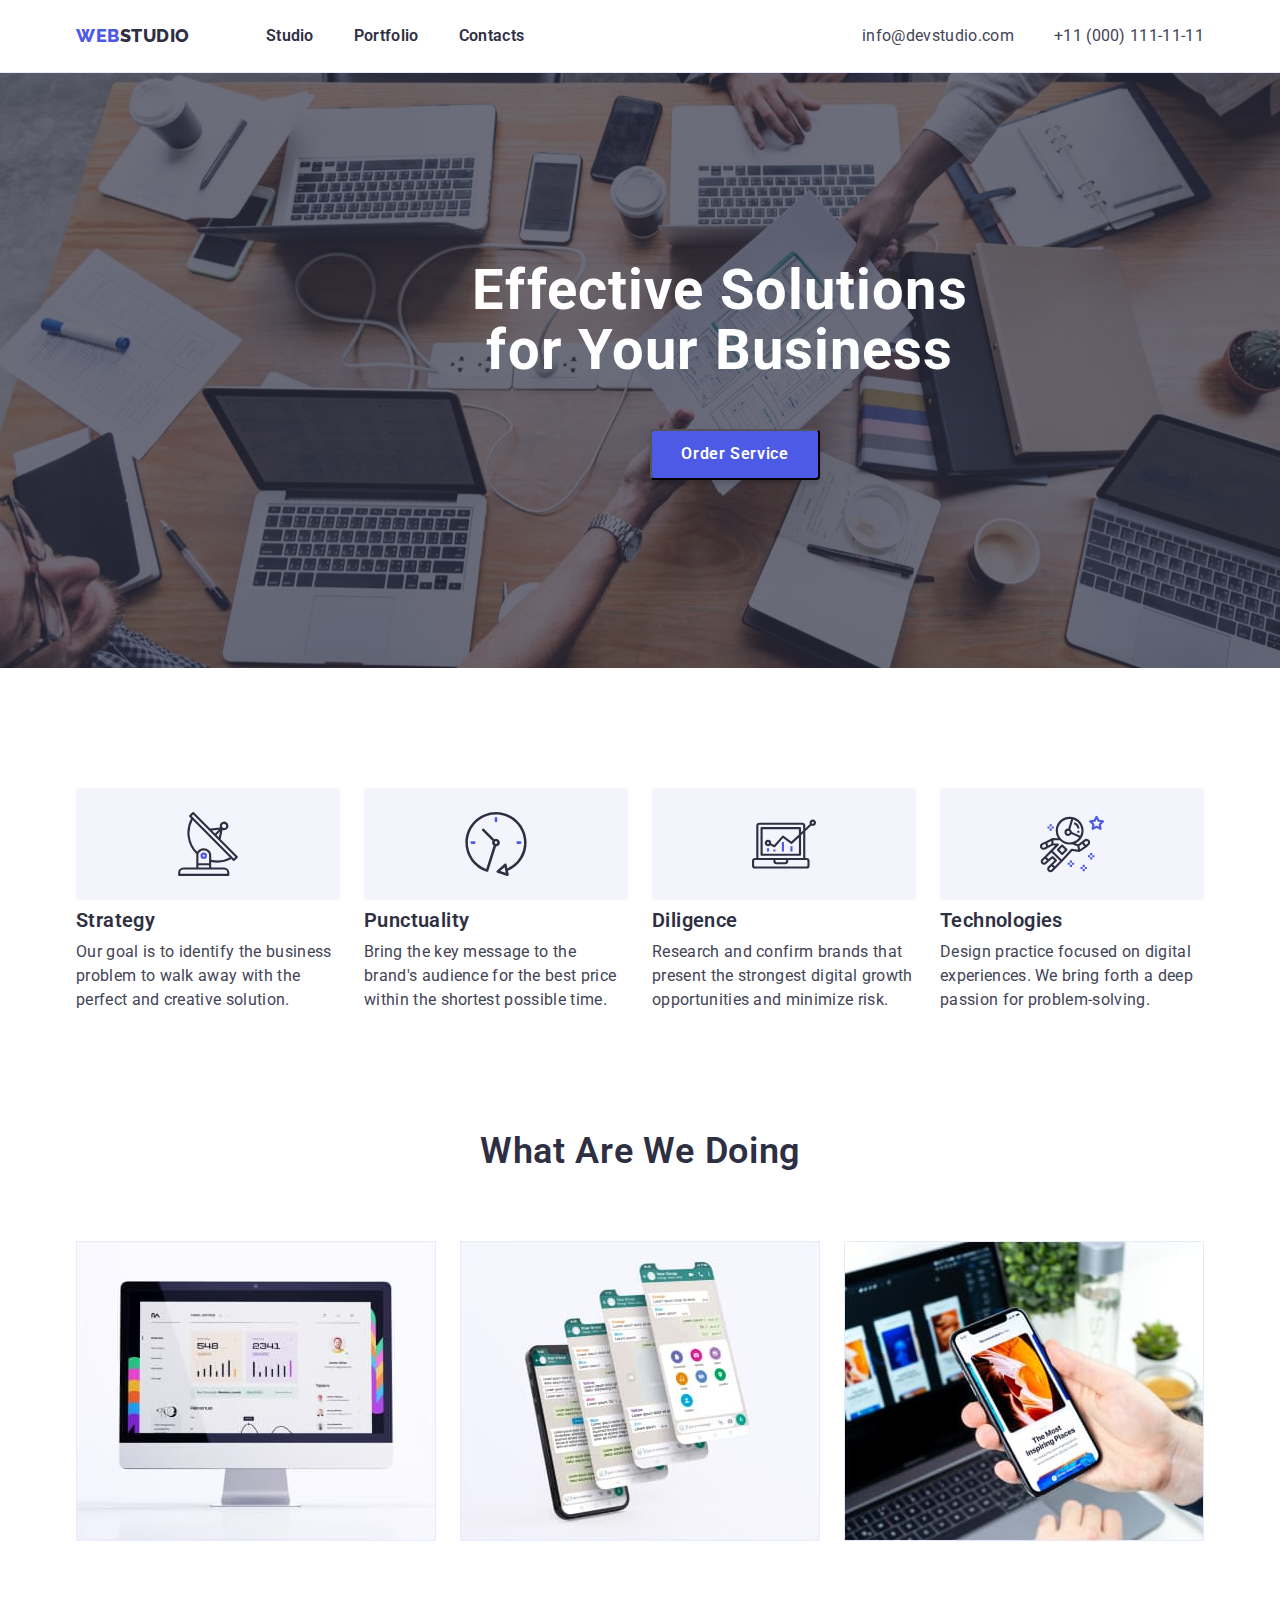
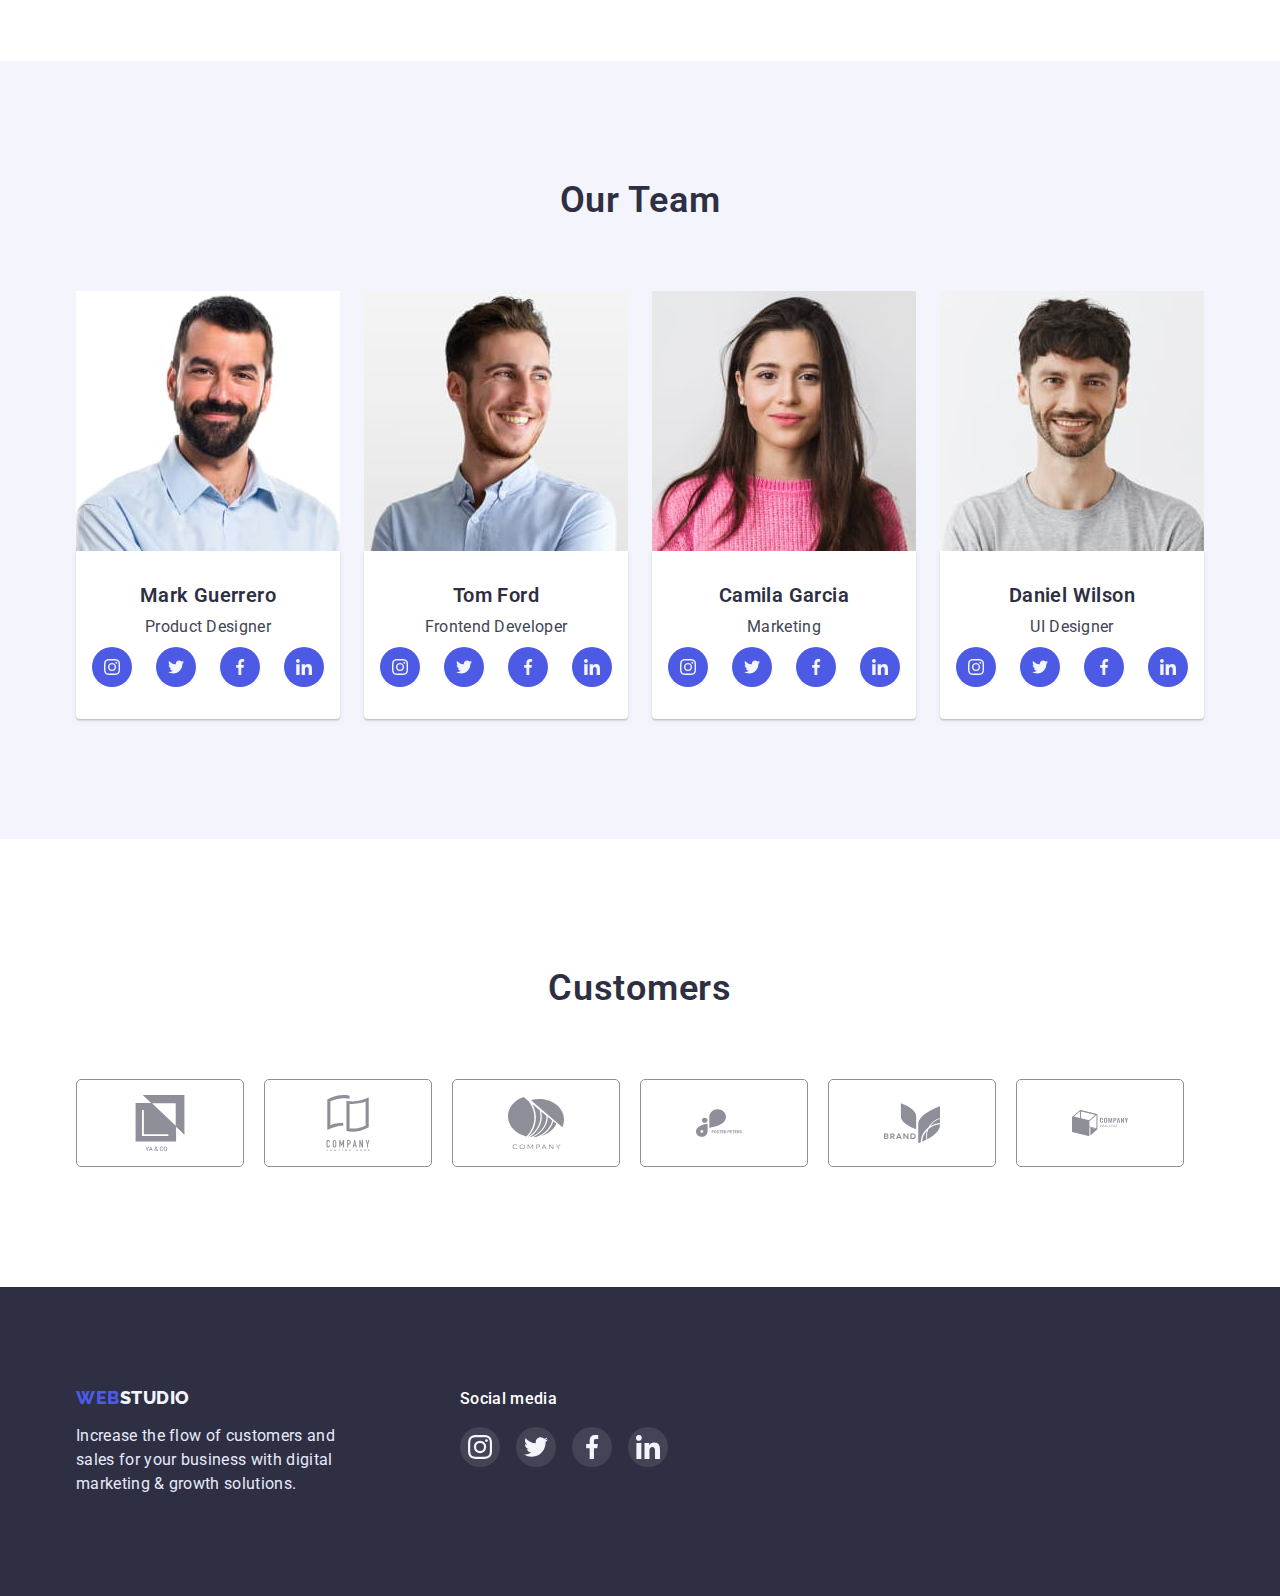
<file: index.html>
<!DOCTYPE html>
<html lang="en">
  <head>
    <meta charset="UTF-8" />
    <meta http-equiv="X-UA-Compatible" content="IE=edge" />
    <meta name="viewport" content="width=device-width, initial-scale=1.0" />
    <title>WebStudio goit-markup-hw-02</title>
    <link rel="preconnect" href="https://fonts.googleapis.com" />
    <link rel="preconnect" href="https://fonts.gstatic.com" crossorigin />
    <link
      href="https://fonts.googleapis.com/css2?family=Raleway:wght@800&family=Roboto:wght@400;500;700;900&display=swap"
      rel="stylesheet"
    />
    <link
      rel="stylesheet"
      href="https://cdn.jsdelivr.net/npm/modern-normalize@1.1.0/modern-normalize.min.css"
    />
    <link rel="stylesheet" href="./css/styles.css" />
  </head>
  <body>
    <header class="header">
      <div class="container header-nav-container">
        <nav class="page-nav">
          <!--logo-->
          <a href="/" class="logo link logo-nav"
            ><span class="logo logo-color">WEB</span>STUDIO</a
          >

          <!--menu-->
          <ul class="menu-nav">
            <li class="menu-item">
              <a href="./index.html" class="menu-nav-link link">Studio</a>
            </li>
            <li class="menu-item">
              <a href="./portfolio.html" class="menu-nav-link link"
                >Portfolio</a
              >
            </li>
            <li class="menu-item">
              <a href="" class="menu-nav-link link">Contacts</a>
            </li>
          </ul>
        </nav>

        <!--contacts-->
        <ul class="contacts-nav">
          <li class="contacts-nav-item">
            <a href="mailto:info@devstudio.com" class="contacts-nav-link link"
              >info@devstudio.com</a
            >
          </li>
          <li>
            <a href="tel:+110001111111" class="contacts-nav-link link"
              >+11 (000) 111-11-11</a
            >
          </li>
        </ul>
      </div>
    </header>

    <main>
      <!--section1hero-->
      <section class="hero-section-color">
        <div class="container">
          <h1 class="hero-title">Effective Solutions for Your Business</h1>
          <button type="button" class="hero-button">Order Service</button>
        </div>
      </section>

      <!--section2-->
      <section class="section-two-format">
        <div class="container">
          <ul class="sectiontwo">
            <li class="sectiontwo-item">
              <div class="sectiontwo-item-icon">
              <svg height="64" width="64">
                <use
                  href="./images/icons.svg#icon-strategy"
                ></use>
              </svg>
              </div>
              <h3 class="section-title section-margin-title">Strategy</h3>
              <p class="section-text">
                Our goal is to identify the business problem to walk away with
                the perfect and creative solution.
              </p>
            </li>

            <li class="sectiontwo-item">
              <div class="sectiontwo-item-icon">
                <svg height="64" width="64">
                  <use
                    href="./images/icons.svg#icon-punctuality"
                  ></use>
                </svg>
                </div>
              <h3 class="section-title section-margin-title">Punctuality</h3>
              <p class="section-text">
                Bring the key message to the brand's audience for the best price
                within the shortest possible time.
              </p>
            </li>

            <li class="sectiontwo-item">
              <div class="sectiontwo-item-icon">
                <svg height="64" width="64">
                  <use
                    href="./images/icons.svg#icon-diligence"
                  ></use>
                </svg>
                </div>
              <h3 class="section-title section-margin-title">Diligence</h3>
              <p class="section-text">
                Research and confirm brands that present the strongest digital
                growth opportunities and minimize risk.
              </p>
            </li>

            <li class="sectiontwo-item">
              <div class="sectiontwo-item-icon">
                <svg height="64" width="64">
                  <use
                    href="./images/icons.svg#icon-technologies"
                  ></use>
                </svg>
                </div>
              <h3 class="section-title section-margin-title">Technologies</h3>
              <p class="section-text">
                Design practice focused on digital experiences. We bring forth a
                deep passion for problem-solving.
              </p>
            </li>
          </ul>
        </div>
      </section>

      <!--section3-->
      <section class="sectionthree">
        <div class="container">
          <h2 class="sections-title">What are we doing</h2>

          <ul class="sectionthree-list section">
            <li class="sectionthree-item">
              <img src="./images/img1.jpg" alt="desktop" width="360" />
            </li>

            <li class="sectionthree-item">
              <img src="./images/img2.jpg" alt="mobile" width="360" />
            </li>

            <li class="sectionthree-item">
              <img src="./images/img3.jpg" alt="app" width="360" />
            </li>
          </ul>
        </div>
      </section>

      <section class="sectionfour">
        <div class="container">
          <h2 class="sections-title">Our Team</h2>

          <ul class="sectionfour-list section">
            <li class="sectionfour-item">
              <img
                src="./images/teamcard1.jpg"
                alt="teamcard"
                width="264"
                height="260"
              />
              <div class="our-team-list">
                <h3 class="section-title centered section-margin-title">
                  Mark Guerrero
                </h3>
                <p class="section-text centered">Product Designer</p>
                <ul class="our-team-list-icons">
                  <li class="our-team-list-item">
                    <a class="our-team-list-link" href="">
                      <svg
                        class="our-team-list-icon"
                        width="16px"
                        height="16px"
                      >
                        <use href="./images/icons.svg#icon-instagram"></use>
                      </svg>
                    </a>
                  </li>

                  <li class="our-team-list-item">
                    <a class="our-team-list-link" href="">
                      <svg
                        class="our-team-list-icon"
                        width="16px"
                        height="16px"
                      >
                        <use href="./images/icons.svg#icon-twitter"></use>
                      </svg>
                    </a>
                  </li>

                  <li class="our-team-list-item">
                    <a class="our-team-list-link" href="">
                      <svg
                        class="our-team-list-icon"
                        width="16px"
                        height="16px"
                      >
                        <use href="./images/icons.svg#icon-facebook"></use>
                      </svg>
                    </a>
                  </li>

                  <li class="our-team-list-item">
                    <a class="our-team-list-link" href="">
                      <svg
                        class="our-team-list-icon"
                        width="16px"
                        height="16px"
                      >
                        <use href="./images/icons.svg#icon-linkedin"></use>
                      </svg>
                    </a>
                  </li>
                </ul>
              </div>
            </li>

            <li class="sectionfour-item">
              <img
                src="./images/teamcard2.jpg"
                alt="teamcard"
                width="264"
                height="260"
              />
              <div class="our-team-list">
                <h3 class="section-title centered section-margin-title">
                  Tom Ford
                </h3>
                <p class="section-text centered">Frontend Developer</p>
                <ul class="our-team-list-icons">
                  <li class="our-team-list-item">
                    <a class="our-team-list-link" href="">
                      <svg
                        class="our-team-list-icon"
                        width="16px"
                        height="16px"
                      >
                        <use href="./images/icons.svg#icon-instagram"></use>
                      </svg>
                    </a>
                  </li>

                  <li class="our-team-list-item">
                    <a class="our-team-list-link" href="">
                      <svg
                        class="our-team-list-icon"
                        width="16px"
                        height="16px"
                      >
                        <use href="./images/icons.svg#icon-twitter"></use>
                      </svg>
                    </a>
                  </li>

                  <li class="our-team-list-item">
                    <a class="our-team-list-link" href="">
                      <svg
                        class="our-team-list-icon"
                        width="16px"
                        height="16px"
                      >
                        <use href="./images/icons.svg#icon-facebook"></use>
                      </svg>
                    </a>
                  </li>

                  <li class="our-team-list-item">
                    <a class="our-team-list-link" href="">
                      <svg
                        class="our-team-list-icon"
                        width="16px"
                        height="16px"
                      >
                        <use href="./images/icons.svg#icon-linkedin"></use>
                      </svg>
                    </a>
                  </li>
                </ul>
              </div>
            </li>

            <li class="sectionfour-item">
              <img
                src="./images/teamcard3.jpg"
                alt="teamcard"
                width="264"
                height="260"
              />
              <div class="our-team-list">
                <h3 class="section-title centered section-margin-title">
                  Camila Garcia
                </h3>
                <p class="section-text centered">Marketing</p>
                <ul class="our-team-list-icons">
                  <li class="our-team-list-item">
                    <a class="our-team-list-link" href="">
                      <svg
                        class="our-team-list-icon"
                        width="16px"
                        height="16px"
                      >
                        <use href="./images/icons.svg#icon-instagram"></use>
                      </svg>
                    </a>
                  </li>

                  <li class="our-team-list-item">
                    <a class="our-team-list-link" href="">
                      <svg
                        class="our-team-list-icon"
                        width="16px"
                        height="16px"
                      >
                        <use href="./images/icons.svg#icon-twitter"></use>
                      </svg>
                    </a>
                  </li>

                  <li class="our-team-list-item">
                    <a class="our-team-list-link" href="">
                      <svg
                        class="our-team-list-icon"
                        width="16px"
                        height="16px"
                      >
                        <use href="./images/icons.svg#icon-facebook"></use>
                      </svg>
                    </a>
                  </li>

                  <li class="our-team-list-item">
                    <a class="our-team-list-link" href="">
                      <svg
                        class="our-team-list-icon"
                        width="16px"
                        height="16px"
                      >
                        <use href="./images/icons.svg#icon-linkedin"></use>
                      </svg>
                    </a>
                  </li>
                </ul>
              </div>
            </li>

            <li class="sectionfour-item">
              <img
                src="./images/teamcard4.jpg"
                alt="teamcard"
                width="264"
                height="260"
              />
              <div class="our-team-list">
                <h3 class="section-title centered section-margin-title">
                  Daniel Wilson
                </h3>
                <p class="section-text centered">UI Designer</p>
                <ul class="our-team-list-icons">
                  <li class="our-team-list-item">
                    <a class="our-team-list-link" href="">
                      <svg
                        class="our-team-list-icon"
                        width="16px"
                        height="16px"
                      >
                        <use href="./images/icons.svg#icon-instagram"></use>
                      </svg>
                    </a>
                  </li>

                  <li class="our-team-list-item">
                    <a class="our-team-list-link" href="">
                      <svg
                        class="our-team-list-icon"
                        width="16px"
                        height="16px"
                      >
                        <use href="./images/icons.svg#icon-twitter"></use>
                      </svg>
                    </a>
                  </li>

                  <li class="our-team-list-item">
                    <a class="our-team-list-link" href="">
                      <svg
                        class="our-team-list-icon"
                        width="16px"
                        height="16px"
                      >
                        <use href="./images/icons.svg#icon-facebook"></use>
                      </svg>
                    </a>
                  </li>

                  <li class="our-team-list-item">
                    <a class="our-team-list-link" href="">
                      <svg
                        class="our-team-list-icon"
                        width="16px"
                        height="16px"
                      >
                        <use href="./images/icons.svg#icon-linkedin"></use>
                      </svg>
                    </a>
                  </li>
                </ul>
              </div>
            </li>
          </ul>
        </div>
      </section>

      <!--section5-->
      <section class="sectionfive">
        <div class="container">
          <h2 class="sections-title">Customers</h2>
          <ul class="sectionfive-list">
            <li class="sectionfive-item">
              <a class="sectionfive-link" href="">
                <svg class="sectionfive-icon" width="104px" height="56px">
                  <use href="./images/icons.svg#icon-customerone"></use>
                </svg>
              </a>
            </li>

            <li class="sectionfive-item">
              <a class="sectionfive-link" href="">
                <svg class="sectionfive-icon" width="104px" height="56px">
                  <use href="./images/icons.svg#icon-customertwo"></use>
                </svg>
              </a>
            </li>

            <li class="sectionfive-item">
              <a class="sectionfive-link" href="">
                <svg class="sectionfive-icon" width="104px" height="56px">
                  <use href="./images/icons.svg#icon-customerthree"></use>
                </svg>
              </a>
            </li>

            <li class="sectionfive-item">
              <a class="sectionfive-link" href="">
                <svg class="sectionfive-icon" width="104px" height="56px">
                  <use href="./images/icons.svg#icon-customerfour"></use>
                </svg>
              </a>
            </li>

            <li class="sectionfive-item">
              <a class="sectionfive-link" href="">
                <svg class="sectionfive-icon" width="104px" height="56px">
                  <use href="./images/icons.svg#icon-customerfive"></use>
                </svg>
              </a>
            </li>

            <li class="sectionfive-item">
              <a class="sectionfive-link" href="">
                <svg class="sectionfive-icon" width="104px" height="56px">
                  <use href="./images/icons.svg#icon-customersix"></use>
                </svg>
              </a>
            </li>

            
          </ul>
        </div>
      </section>
    </main>

    <footer class="footer">
      <div class="container footer-format">
        <div class="footer-content">
          <a href="./index.html" class="logo-footer link"
            ><span class="logo-color">WEB</span>STUDIO</a>
          <p class="section-text footer-text-color">
            Increase the flow of customers and sales for your business with
            digital marketing & growth solutions.
          </p>
        </div>

        <div class="footer-socialmedia">
<h3 class="footer-socialmedia-title">Social media</h2>
          <ul class="footer-list-icons">
            <li class="footer-list-item">
              <a class="footer-list-link" href="">
                <svg
                  class="footer-list-icon"
                  width="24px"
                  height="24px"
                >
                  <use href="./images/icons.svg#icon-instagram"></use>
                </svg>
              </a>
            </li>

            <li class="footer-list-item">
              <a class="footer-list-link" href="">
                <svg
                  class="footer-list-icon"
                  width="24px"
                  height="24px"
                >
                  <use href="./images/icons.svg#icon-twitter"></use>
                </svg>
              </a>
            </li>

            <li class="footer-list-item">
              <a class="footer-list-link" href="">
                <svg
                  class="footer-list-icon"
                  width="24px"
                  height="24px"
                >
                  <use href="./images/icons.svg#icon-facebook"></use>
                </svg>
              </a>
            </li>

            <li class="footer-list-item">
              <a class="footer-list-link" href="">
                <svg
                  class="footer-list-icon"
                  width="24px"
                  height="24px"
                >
                  <use href="./images/icons.svg#icon-linkedin"></use>
                </svg>
              </a>
            </li>
          </ul>
        </div>
      </div>
    </footer>
  </body>
</html>
</file>
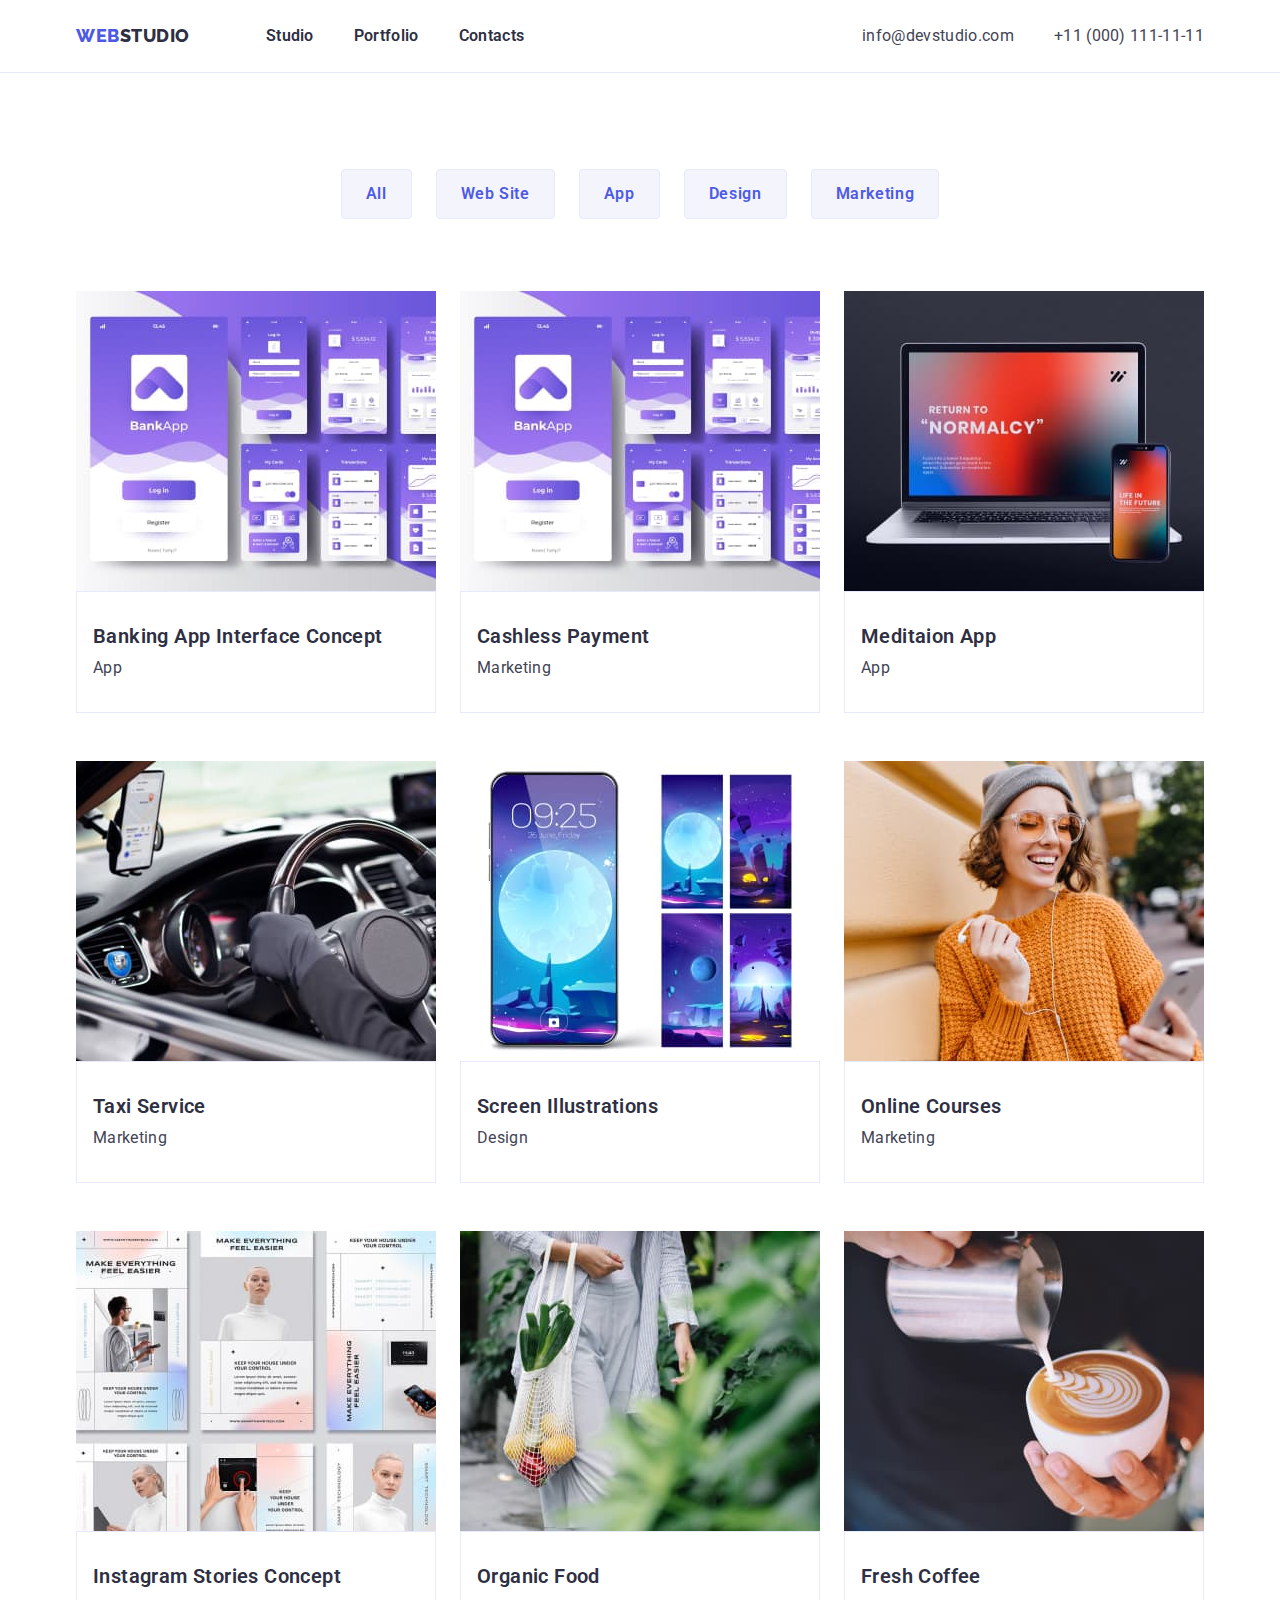
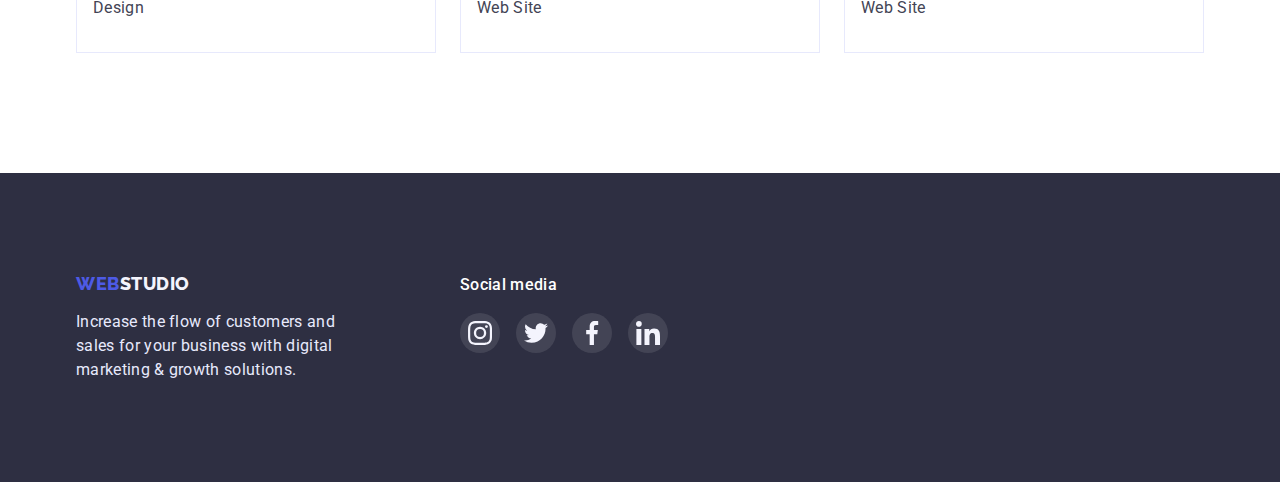
<file: portfolio.html>
<!DOCTYPE html>
<html lang="en">
  <head>
    <meta charset="UTF-8" />
    <meta http-equiv="X-UA-Compatible" content="IE=edge" />
    <meta name="viewport" content="width=device-width, initial-scale=1.0" />
    <title>WebStudio goit-markup-hw-02</title>
    <link rel="preconnect" href="https://fonts.googleapis.com" />
    <link rel="preconnect" href="https://fonts.gstatic.com" crossorigin />
    <link
      href="https://fonts.googleapis.com/css2?family=Raleway:wght@800&family=Roboto:wght@400;500;700;900&display=swap"
      rel="stylesheet"
    />
    <link
      rel="stylesheet"
      href="https://cdn.jsdelivr.net/npm/modern-normalize@1.1.0/modern-normalize.min.css"
    />
    <link rel="stylesheet" href="./css/styles.css" />
  </head>
  <body>
    <header class="header">
      <div class="container header-nav-container">
        <nav class="page-nav">
          <!--logo-->
          <a href="/" class="logo link logo-nav"
            ><span class="logo logo-color">WEB</span>STUDIO</a
          >

          <!--menu-->
          <ul class="menu-nav">
            <li class="menu-item">
              <a href="./index.html" class="menu-nav-link link">Studio</a>
            </li>
            <li class="menu-item">
              <a href="./portfolio.html" class="menu-nav-link link"
                >Portfolio</a
              >
            </li>
            <li class="menu-item">
              <a href="" class="menu-nav-link link">Contacts</a>
            </li>
          </ul>
        </nav>

                <!--contacts-->
                <ul class="contacts-nav">
                  <li class="contacts-nav-item">
                    <a href="mailto:info@devstudio.com" class="contacts-nav-link link"
                      >info@devstudio.com</a
                    >
                  </li>
                  <li>
                    <a href="tel:+110001111111" class="contacts-nav-link link"
                      >+11 (000) 111-11-11</a
                    >
                  </li>
                </ul>
              </div>
            </header>

    <main>
      <!--filter-->
      <section class="portfolio">
        <div class="container">
          <ul class="button-filter">
            <li class="portfolio-bttnleft">
              <button type="button" class="portfolio-bttn">All</button>
            </li>
            <li class="portfolio-bttnleft">
              <button type="button" class="portfolio-bttn">Web Site</button>
            </li>
            <li class="portfolio-bttnleft">
              <button type="button" class="portfolio-bttn">App</button>
            </li>
            <li class="portfolio-bttnleft">
              <button type="button" class="portfolio-bttn">Design</button>
            </li>
            <li class="portfolio-bttnleft">
              <button type="button" class="portfolio-bttn">Marketing</button>
            </li>
          </ul>
        </div>

        <div class="container">
          <ul class="portfolio-items">
            <li class="portfolio-items-list">
              <a href="" class="link">
                <img
                  src="./images/portfolio/img1.jpg"
                  alt="Banking App Interface Concept"
                  width="360"
                />
                <div class="portfolio-item-title">
                  <h2 class="section-title">Banking App Interface Concept</h2>
                  <p class="section-text">App</p>
                </div>
                <!-- <p>14 Stylish and User-Friendly App Design Concepts · Task Manager App · Calorie Tracker App · Exotic Fruit Ecommerce App · Cloud Storage App</p> -->
              </a>
            </li>

            <li class="portfolio-items-list">
              <a href="" class="link">
                <img
                  src="./images/portfolio/img2.jpg"
                  alt="Cashless Payment"
                  width="360"
                />
                <div class="portfolio-item-title">
                  <h2 class="section-title">Cashless Payment</h2>
                  <p class="section-text">Marketing</p>
                </div>
                <!-- <p>14 Stylish and User-Friendly App Design Concepts · Task Manager App · Calorie Tracker App · Exotic Fruit Ecommerce App · Cloud Storage App</p> -->
              </a>
            </li>

            <li class="portfolio-items-list">
              <a href="" class="link">
                <img
                  src="./images/portfolio/img3.jpg"
                  alt="Meditaion App"
                  width="360"
                />
                <div class="portfolio-item-title">
                  <h2 class="section-title">Meditaion App</h2>
                  <p class="section-text">App</p>
                </div>
                <!-- <p>14 Stylish and User-Friendly App Design Concepts · Task Manager App · Calorie Tracker App · Exotic Fruit Ecommerce App · Cloud Storage App</p> -->
              </a>
            </li>

            <li class="portfolio-items-list">
              <a href="" class="link">
                <img
                  src="./images/portfolio/img4.jpg"
                  alt="Taxi Service"
                  width="360"
                />
                <div class="portfolio-item-title">
                  <h2 class="section-title">Taxi Service</h2>
                  <p class="section-text">Marketing</p>
                </div>
                <!-- <p>14 Stylish and User-Friendly App Design Concepts · Task Manager App · Calorie Tracker App · Exotic Fruit Ecommerce App · Cloud Storage App</p> -->
              </a>
            </li>

            <li class="portfolio-items-list">
              <a href="" class="link">
                <img
                  src="./images/portfolio/img5.jpg"
                  alt="Screen Illustrations"
                  width="360"
                />
                <div class="portfolio-item-title">
                  <h2 class="section-title">Screen Illustrations</h2>
                  <p class="section-text">Design</p>
                </div>
                <!-- <p>14 Stylish and User-Friendly App Design Concepts · Task Manager App · Calorie Tracker App · Exotic Fruit Ecommerce App · Cloud Storage App</p> -->
              </a>
            </li>

            <li class="portfolio-items-list">
              <a href="" class="link">
                <img
                  src="./images/portfolio/img6.jpg"
                  alt="Online Courses"
                  width="360"
                />
                <div class="portfolio-item-title">
                  <h2 class="section-title">Online Courses</h2>
                  <p class="section-text">Marketing</p>
                </div>
                <!-- <p>14 Stylish and User-Friendly App Design Concepts · Task Manager App · Calorie Tracker App · Exotic Fruit Ecommerce App · Cloud Storage App</p> -->
              </a>
            </li>

            <li class="portfolio-items-list">
              <a href="" class="link">
                <img
                  src="./images/portfolio/img7.jpg"
                  alt="Instagram Stories Concept"
                  width="360"
                />
                <div class="portfolio-item-title">
                  <h2 class="section-title">Instagram Stories Concept</h2>
                  <p class="section-text">Design</p>
                </div>
                <!-- <p>14 Stylish and User-Friendly App Design Concepts · Task Manager App · Calorie Tracker App · Exotic Fruit Ecommerce App · Cloud Storage App</p> -->
              </a>
            </li>

            <li class="portfolio-items-list">
              <a href="" class="link">
                <img
                  src="./images/portfolio/img8.jpg"
                  alt="Organic Food"
                  width="360"
                />
                <div class="portfolio-item-title">
                  <h2 class="section-title">Organic Food</h2>
                  <p class="section-text">Web Site</p>
                </div>
                <!-- <p>14 Stylish and User-Friendly App Design Concepts · Task Manager App · Calorie Tracker App · Exotic Fruit Ecommerce App · Cloud Storage App</p> -->
              </a>
            </li>

            <li class="portfolio-items-list">
              <a href="" class="link">
                <img
                  src="./images/portfolio/img9.jpg"
                  alt="Fresh Coffee"
                  width="360"
                />
                <div class="portfolio-item-title">
                  <h2 class="section-title">Fresh Coffee</h2>
                  <p class="section-text">Web Site</p>
                </div>
                <!-- <p>14 Stylish and User-Friendly App Design Concepts · Task Manager App · Calorie Tracker App · Exotic Fruit Ecommerce App · Cloud Storage App</p> -->
              </a>
            </li>
          </ul>
        </div>
      </section>
    </main>

    <footer class="footer">
      <div class="container footer-format">
        <div class="footer-content">
          <a href="./index.html" class="logo-footer link"
            ><span class="logo-color">WEB</span>STUDIO</a>
          <p class="section-text footer-text-color">
            Increase the flow of customers and sales for your business with
            digital marketing & growth solutions.
          </p>
        </div>

        <div class="footer-socialmedia">
<h3 class="footer-socialmedia-title">Social media</h2>
          <ul class="footer-list-icons">
            <li class="footer-list-item">
              <a class="footer-list-link" href="">
                <svg
                  class="footer-list-icon"
                  width="24px"
                  height="24px"
                >
                  <use href="./images/icons.svg#icon-instagram"></use>
                </svg>
              </a>
            </li>

            <li class="footer-list-item">
              <a class="footer-list-link" href="">
                <svg
                  class="footer-list-icon"
                  width="24px"
                  height="24px"
                >
                  <use href="./images/icons.svg#icon-twitter"></use>
                </svg>
              </a>
            </li>

            <li class="footer-list-item">
              <a class="footer-list-link" href="">
                <svg
                  class="footer-list-icon"
                  width="24px"
                  height="24px"
                >
                  <use href="./images/icons.svg#icon-facebook"></use>
                </svg>
              </a>
            </li>

            <li class="footer-list-item">
              <a class="footer-list-link" href="">
                <svg
                  class="footer-list-icon"
                  width="24px"
                  height="24px"
                >
                  <use href="./images/icons.svg#icon-linkedin"></use>
                </svg>
              </a>
            </li>
          </ul>
        </div>
      </div>
    </footer>
  </body>
</html>
</file>
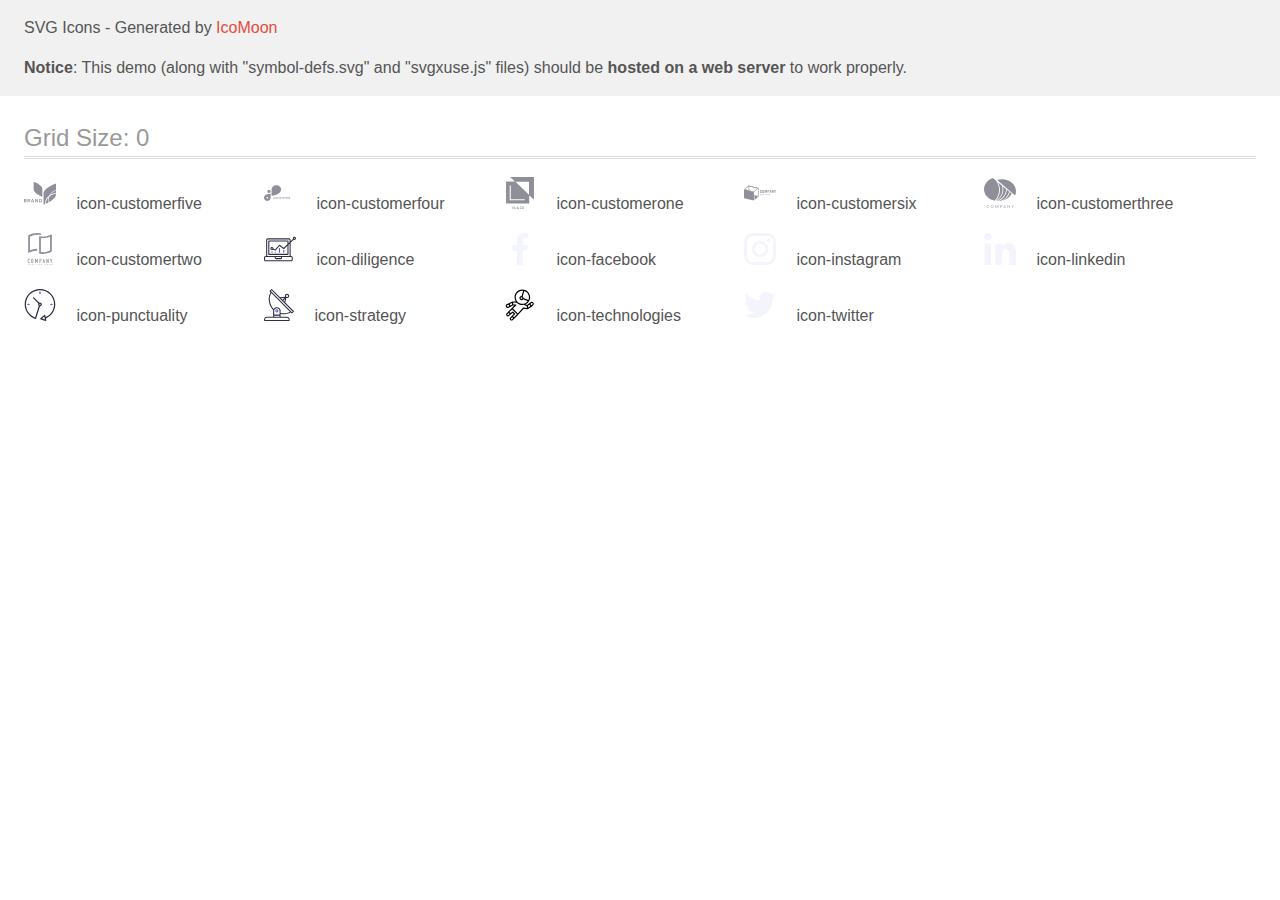
<file: images/sectionone/icomoon/demo-external-svg.html>
<!doctype html>
<html>
<head>
    <title>IcoMoon - SVG Icons</title>
    <meta charset="utf-8">
    <meta name="viewport" content="width=device-width, initial-scale=1">
    <link rel="stylesheet" href="demo-files/demo.css">
    <link rel="stylesheet" href="style.css">
</head>
<body>
<header class="bgc1 clearfix">
<div class="mhl">
    <p>SVG Icons - Generated by <a href="https://icomoon.io/app">IcoMoon</a></p><p><strong>Notice</strong>: This demo (along with "symbol-defs.svg" and "svgxuse.js" files) should be <b>hosted on a web server</b> to work properly.</p>
</div>
</header>
    <div class="clearfix mhl ptl">
        <h1 class="mvm mtn fgc1">Grid Size: 0</h1>
        <div class="glyph fs1">
            <div class="clearfix pbs">
                <svg class="icon icon-customerfive"><use xlink:href="symbol-defs.svg#icon-customerfive"></use></svg><span class="name"> icon-customerfive</span>
            </div>
        </div>
        <div class="glyph fs1">
            <div class="clearfix pbs">
                <svg class="icon icon-customerfour"><use xlink:href="symbol-defs.svg#icon-customerfour"></use></svg><span class="name"> icon-customerfour</span>
            </div>
        </div>
        <div class="glyph fs1">
            <div class="clearfix pbs">
                <svg class="icon icon-customerone"><use xlink:href="symbol-defs.svg#icon-customerone"></use></svg><span class="name"> icon-customerone</span>
            </div>
        </div>
        <div class="glyph fs1">
            <div class="clearfix pbs">
                <svg class="icon icon-customersix"><use xlink:href="symbol-defs.svg#icon-customersix"></use></svg><span class="name"> icon-customersix</span>
            </div>
        </div>
        <div class="glyph fs1">
            <div class="clearfix pbs">
                <svg class="icon icon-customerthree"><use xlink:href="symbol-defs.svg#icon-customerthree"></use></svg><span class="name"> icon-customerthree</span>
            </div>
        </div>
        <div class="glyph fs1">
            <div class="clearfix pbs">
                <svg class="icon icon-customertwo"><use xlink:href="symbol-defs.svg#icon-customertwo"></use></svg><span class="name"> icon-customertwo</span>
            </div>
        </div>
        <div class="glyph fs1">
            <div class="clearfix pbs">
                <svg class="icon icon-diligence"><use xlink:href="symbol-defs.svg#icon-diligence"></use></svg><span class="name"> icon-diligence</span>
            </div>
        </div>
        <div class="glyph fs1">
            <div class="clearfix pbs">
                <svg class="icon icon-facebook"><use xlink:href="symbol-defs.svg#icon-facebook"></use></svg><span class="name"> icon-facebook</span>
            </div>
        </div>
        <div class="glyph fs1">
            <div class="clearfix pbs">
                <svg class="icon icon-instagram"><use xlink:href="symbol-defs.svg#icon-instagram"></use></svg><span class="name"> icon-instagram</span>
            </div>
        </div>
        <div class="glyph fs1">
            <div class="clearfix pbs">
                <svg class="icon icon-linkedin"><use xlink:href="symbol-defs.svg#icon-linkedin"></use></svg><span class="name"> icon-linkedin</span>
            </div>
        </div>
        <div class="glyph fs1">
            <div class="clearfix pbs">
                <svg class="icon icon-punctuality"><use xlink:href="symbol-defs.svg#icon-punctuality"></use></svg><span class="name"> icon-punctuality</span>
            </div>
        </div>
        <div class="glyph fs1">
            <div class="clearfix pbs">
                <svg class="icon icon-strategy"><use xlink:href="symbol-defs.svg#icon-strategy"></use></svg><span class="name"> icon-strategy</span>
            </div>
        </div>
        <div class="glyph fs1">
            <div class="clearfix pbs">
                <svg class="icon icon-technologies"><use xlink:href="symbol-defs.svg#icon-technologies"></use></svg><span class="name"> icon-technologies</span>
            </div>
        </div>
        <div class="glyph fs1">
            <div class="clearfix pbs">
                <svg class="icon icon-twitter"><use xlink:href="symbol-defs.svg#icon-twitter"></use></svg><span class="name"> icon-twitter</span>
            </div>
        </div>
  </div>
<script defer src="svgxuse.js"></script>
</body>
</html>
</file>
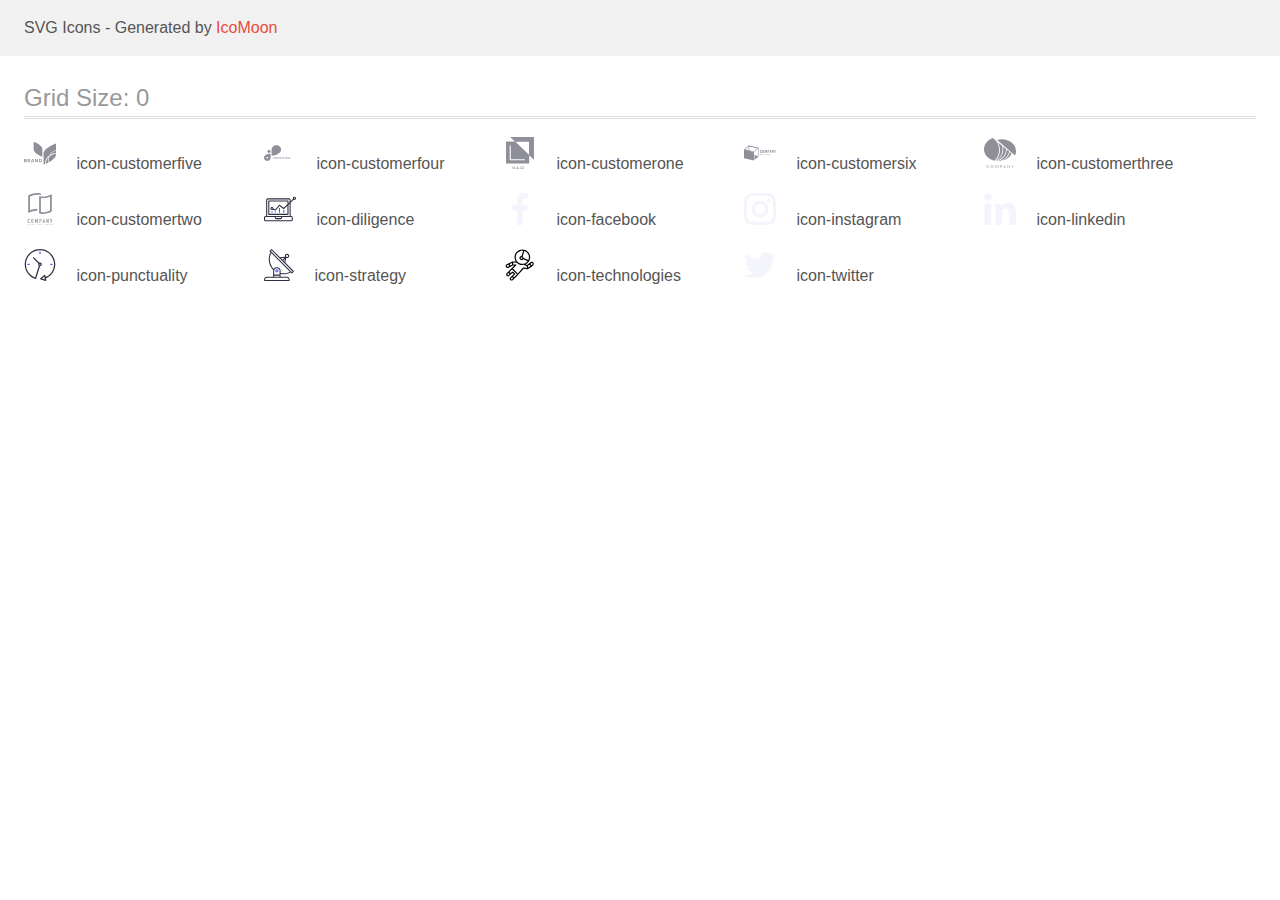
<file: images/sectionone/icomoon/demo.html>
<!doctype html>
<html>
<head>
    <title>IcoMoon - SVG Icons</title>
    <meta charset="utf-8">
    <meta name="viewport" content="width=device-width, initial-scale=1">
    <link rel="stylesheet" href="demo-files/demo.css">
    <link rel="stylesheet" href="style.css">
</head>
<body>
<svg aria-hidden="true" style="position: absolute; width: 0; height: 0; overflow: hidden;" version="1.1" xmlns="http://www.w3.org/2000/svg" xmlns:xlink="http://www.w3.org/1999/xlink">
<defs>
<symbol id="icon-customerfive" viewBox="0 0 32 32">
<path fill="#8e8f99" style="fill: var(--color1, #8e8f99)" d="M2.434 23.808c0.125 0.139 0.191 0.313 0.188 0.492 0.006 0.116-0.016 0.233-0.067 0.34s-0.127 0.203-0.224 0.281c-0.242 0.165-0.542 0.245-0.845 0.227h-1.486v-3.115h1.455c0.287-0.017 0.572 0.056 0.806 0.207 0.094 0.071 0.168 0.16 0.217 0.261s0.071 0.211 0.065 0.321c0.009 0.172-0.051 0.341-0.169 0.476-0.113 0.124-0.269 0.21-0.443 0.244 0.197 0.032 0.375 0.127 0.502 0.266zM0.691 23.338h0.622c0.141 0.009 0.282-0.027 0.396-0.103 0.047-0.038 0.083-0.085 0.106-0.138s0.032-0.11 0.027-0.166c0.004-0.056-0.005-0.113-0.028-0.166s-0.058-0.1-0.104-0.139c-0.117-0.078-0.262-0.116-0.407-0.105h-0.612v0.817zM1.77 24.533c0.050-0.039 0.089-0.088 0.115-0.143s0.037-0.114 0.032-0.174c0.004-0.060-0.008-0.12-0.034-0.176s-0.066-0.105-0.117-0.144c-0.122-0.081-0.271-0.121-0.423-0.113h-0.652v0.857h0.661c0.149 0.008 0.296-0.030 0.417-0.108z"></path>
<path fill="#8e8f99" style="fill: var(--color1, #8e8f99)" d="M5.409 25.148l-0.81-1.217h-0.304v1.217h-0.696v-3.115h1.318c0.332-0.021 0.661 0.074 0.918 0.265 0.184 0.169 0.295 0.392 0.313 0.628s-0.058 0.471-0.215 0.661c-0.163 0.168-0.385 0.28-0.629 0.317l0.862 1.245h-0.757zM4.295 23.506h0.57c0.396 0 0.593-0.157 0.593-0.472 0.004-0.064-0.007-0.128-0.032-0.189s-0.064-0.115-0.114-0.161c-0.125-0.094-0.286-0.139-0.448-0.126h-0.576l0.007 0.948z"></path>
<path fill="#8e8f99" style="fill: var(--color1, #8e8f99)" d="M9.215 24.521h-1.388l-0.245 0.627h-0.73l1.274-3.080h0.789l1.269 3.080h-0.73l-0.24-0.627zM9.029 24.049l-0.507-1.315-0.507 1.315h1.014z"></path>
<path fill="#8e8f99" style="fill: var(--color1, #8e8f99)" d="M13.98 25.148h-0.691l-1.55-2.118v2.118h-0.69v-3.115h0.69l1.55 2.13v-2.13h0.691v3.115z"></path>
<path fill="#8e8f99" style="fill: var(--color1, #8e8f99)" d="M17.925 24.402c-0.143 0.235-0.361 0.426-0.625 0.549-0.301 0.137-0.635 0.204-0.972 0.196h-1.231v-3.115h1.231c0.336-0.008 0.67 0.058 0.972 0.192 0.265 0.12 0.483 0.309 0.625 0.543 0.142 0.253 0.216 0.533 0.216 0.817s-0.074 0.564-0.216 0.817zM17.134 24.327c0.197-0.207 0.306-0.471 0.306-0.743s-0.108-0.536-0.306-0.743c-0.238-0.187-0.549-0.283-0.865-0.265h-0.48v2.016h0.48c0.316 0.018 0.627-0.077 0.865-0.265z"></path>
<path fill="#8e8f99" style="fill: var(--color1, #8e8f99)" d="M9.648 4.707c0 0 8.923 3.033 8.734 7.421v7.423c0 0-8.916-3.034-8.73-7.423l-0.003-7.421z"></path>
<path fill="#8e8f99" style="fill: var(--color1, #8e8f99)" d="M26.331 17.813c1.685-1.044 3.634-1.691 5.669-1.881v-2.324c-2.345 0.813-4.333 2.289-5.669 4.204z"></path>
<path fill="#8e8f99" style="fill: var(--color1, #8e8f99)" d="M25.318 18.513c1.379-2.5 3.77-4.43 6.682-5.391v-6.695c0 0-12.707 4.32-12.439 10.57v10.568c0 0 0.566-0.193 1.457-0.555 0-0.338 0-0.679 0.041-1.021 0.263-2.901 1.795-5.59 4.259-7.474z"></path>
<path fill="#8e8f99" style="fill: var(--color1, #8e8f99)" d="M24.11 22.439c0.067-0.733 0.216-1.458 0.445-2.164-1.534 1.628-2.464 3.647-2.657 5.775-0.019 0.201-0.029 0.402-0.034 0.609 0.722-0.312 1.562-0.701 2.444-1.16-0.225-1.007-0.292-2.037-0.198-3.060z"></path>
<path fill="#8e8f99" style="fill: var(--color1, #8e8f99)" d="M24.615 22.477c-0.085 0.926-0.032 1.858 0.157 2.771 3.472-1.87 7.373-4.76 7.223-8.252v-0.304c-2.48 0.25-4.801 1.226-6.606 2.779-0.422 0.962-0.683 1.976-0.774 3.007z"></path>
</symbol>
<symbol id="icon-customerfour" viewBox="0 0 32 32">
<path fill="#8e8f99" style="fill: var(--color1, #8e8f99)" d="M4.982 12.959h-0.001c-0.909 0-1.646 0.664-1.646 1.484v0.001c0 0.819 0.737 1.484 1.646 1.484h0.001c0.909 0 1.646-0.664 1.646-1.484v-0.001c0-0.819-0.737-1.484-1.646-1.484z"></path>
<path fill="#8e8f99" style="fill: var(--color1, #8e8f99)" d="M17.128 12.485c-0.003-1.138-0.505-2.229-1.398-3.034s-2.102-1.258-3.364-1.261v0c-1.263 0.002-2.473 0.455-3.366 1.26s-1.396 1.896-1.398 3.034v6.276c0 0 9.525-0.956 9.526-6.275v-0.001z"></path>
<path fill="#8e8f99" style="fill: var(--color1, #8e8f99)" d="M0 20.821c0.002 0.792 0.352 1.551 0.973 2.111s1.463 0.876 2.341 0.878c0.878-0.002 1.72-0.318 2.34-0.878s0.971-1.318 0.973-2.11v-4.367c0 0-6.628 0.666-6.628 4.366zM3.314 21.603c-0.172 0-0.339-0.046-0.482-0.132s-0.254-0.208-0.32-0.351-0.083-0.3-0.049-0.452c0.033-0.152 0.116-0.291 0.237-0.401s0.276-0.184 0.444-0.214c0.168-0.030 0.343-0.015 0.501 0.045s0.294 0.16 0.389 0.288c0.095 0.129 0.146 0.28 0.146 0.435 0 0.103-0.022 0.205-0.065 0.3s-0.107 0.182-0.188 0.255c-0.081 0.073-0.176 0.131-0.282 0.17s-0.219 0.060-0.333 0.060v-0.003z"></path>
<path fill="#8e8f99" style="fill: var(--color1, #8e8f99)" d="M9.375 20.196v1.625h-0.335v-1.625h0.335zM10.022 20.89v0.261h-0.739v-0.261h0.739zM10.1 20.196v0.262h-0.817v-0.262h0.817zM11.629 20.971v0.077c0 0.123-0.017 0.234-0.050 0.333s-0.081 0.182-0.142 0.251c-0.061 0.068-0.134 0.121-0.219 0.157s-0.177 0.055-0.28 0.055c-0.102 0-0.195-0.018-0.28-0.055s-0.157-0.089-0.219-0.157c-0.062-0.069-0.11-0.153-0.144-0.251s-0.050-0.209-0.050-0.333v-0.077c0-0.124 0.017-0.235 0.050-0.333s0.081-0.182 0.142-0.251c0.062-0.069 0.135-0.122 0.219-0.158s0.178-0.055 0.28-0.055c0.103 0 0.196 0.018 0.28 0.055s0.158 0.089 0.219 0.158c0.062 0.069 0.109 0.153 0.143 0.251s0.051 0.208 0.051 0.333zM11.291 21.048v-0.079c0-0.086-0.008-0.162-0.023-0.228s-0.039-0.121-0.069-0.165-0.068-0.078-0.112-0.1c-0.044-0.023-0.094-0.035-0.151-0.035s-0.107 0.012-0.151 0.035c-0.043 0.022-0.080 0.056-0.11 0.1s-0.052 0.1-0.068 0.165c-0.016 0.066-0.023 0.141-0.023 0.228v0.079c0 0.086 0.008 0.161 0.023 0.228s0.039 0.121 0.069 0.166c0.030 0.045 0.068 0.078 0.112 0.102s0.094 0.035 0.151 0.035c0.057 0 0.107-0.012 0.151-0.035s0.081-0.057 0.11-0.102c0.030-0.045 0.052-0.101 0.068-0.166s0.023-0.142 0.023-0.228zM12.716 21.396c0-0.029-0.004-0.055-0.013-0.078s-0.024-0.045-0.047-0.065c-0.023-0.020-0.055-0.040-0.097-0.059s-0.096-0.039-0.162-0.060c-0.074-0.024-0.144-0.051-0.21-0.080s-0.123-0.064-0.174-0.104c-0.050-0.040-0.089-0.087-0.118-0.14s-0.042-0.114-0.042-0.184c0-0.068 0.015-0.129 0.045-0.184s0.071-0.103 0.125-0.143c0.054-0.040 0.117-0.071 0.19-0.093s0.154-0.032 0.242-0.032c0.12 0 0.224 0.022 0.314 0.065s0.159 0.102 0.208 0.177c0.050 0.075 0.075 0.161 0.075 0.258h-0.333c0-0.048-0.010-0.089-0.030-0.125s-0.049-0.065-0.089-0.086c-0.039-0.021-0.089-0.031-0.15-0.031-0.058 0-0.106 0.009-0.145 0.027s-0.068 0.041-0.087 0.070c-0.019 0.029-0.029 0.062-0.029 0.098 0 0.027 0.007 0.052 0.020 0.075s0.035 0.043 0.063 0.062 0.061 0.038 0.102 0.055c0.040 0.017 0.087 0.034 0.139 0.050 0.089 0.027 0.166 0.057 0.233 0.090s0.124 0.071 0.17 0.113c0.045 0.042 0.080 0.089 0.103 0.142s0.035 0.113 0.035 0.18c0 0.071-0.014 0.134-0.041 0.19s-0.067 0.103-0.119 0.142c-0.052 0.039-0.114 0.068-0.186 0.088s-0.153 0.030-0.242 0.030c-0.080 0-0.16-0.010-0.238-0.031s-0.149-0.054-0.213-0.097c-0.063-0.043-0.114-0.098-0.152-0.165s-0.057-0.146-0.057-0.238h0.336c0 0.051 0.008 0.093 0.023 0.128s0.038 0.063 0.066 0.085c0.029 0.022 0.063 0.037 0.103 0.047s0.084 0.015 0.132 0.015c0.058 0 0.106-0.008 0.143-0.025s0.066-0.039 0.084-0.068c0.019-0.029 0.028-0.062 0.028-0.098zM14.005 20.196v1.625h-0.334v-1.625h0.334zM14.505 20.196v0.262h-1.326v-0.262h1.326zM15.787 21.56v0.261h-0.865v-0.261h0.865zM15.031 20.196v1.625h-0.335v-1.625h0.335zM15.674 20.858v0.254h-0.752v-0.254h0.752zM15.786 20.196v0.262h-0.864v-0.262h0.864zM15.982 20.196h0.606c0.124 0 0.231 0.019 0.32 0.056s0.159 0.092 0.208 0.165 0.073 0.163 0.073 0.269c0 0.087-0.015 0.162-0.045 0.224s-0.070 0.113-0.124 0.155c-0.053 0.041-0.115 0.074-0.186 0.098l-0.106 0.056h-0.527l-0.002-0.261h0.392c0.059 0 0.108-0.010 0.146-0.031s0.068-0.050 0.087-0.087c0.020-0.037 0.030-0.080 0.030-0.129 0-0.052-0.010-0.097-0.029-0.135s-0.049-0.067-0.088-0.087-0.089-0.030-0.148-0.030h-0.271v1.363h-0.335v-1.625zM16.89 21.821l-0.371-0.724 0.354-0.002 0.375 0.711v0.016h-0.358zM18.648 21.242h-0.414v-0.261h0.414c0.064 0 0.116-0.010 0.156-0.031s0.070-0.051 0.088-0.089c0.019-0.038 0.028-0.081 0.028-0.128s-0.009-0.093-0.028-0.135c-0.019-0.042-0.048-0.075-0.088-0.1s-0.092-0.038-0.156-0.038h-0.298v1.363h-0.335v-1.625h0.633c0.127 0 0.236 0.023 0.327 0.069s0.161 0.108 0.21 0.189c0.048 0.080 0.073 0.172 0.073 0.276 0 0.105-0.024 0.196-0.073 0.272s-0.118 0.136-0.21 0.177c-0.091 0.042-0.2 0.062-0.327 0.062zM20.579 21.56v0.261h-0.865v-0.261h0.865zM19.823 20.196v1.625h-0.335v-1.625h0.335zM20.466 20.858v0.254h-0.752v-0.254h0.752zM20.578 20.196v0.262h-0.864v-0.262h0.864zM21.523 20.196v1.625h-0.334v-1.625h0.334zM22.023 20.196v0.262h-1.326v-0.262h1.326zM23.305 21.56v0.261h-0.865v-0.261h0.865zM22.549 20.196v1.625h-0.335v-1.625h0.335zM23.192 20.858v0.254h-0.752v-0.254h0.752zM23.303 20.196v0.262h-0.864v-0.262h0.864zM23.5 20.196h0.606c0.124 0 0.231 0.019 0.32 0.056s0.159 0.092 0.208 0.165c0.048 0.073 0.073 0.163 0.073 0.269 0 0.087-0.015 0.162-0.045 0.224s-0.070 0.113-0.124 0.155c-0.053 0.041-0.115 0.074-0.186 0.098l-0.106 0.056h-0.527l-0.002-0.261h0.392c0.059 0 0.108-0.010 0.146-0.031s0.068-0.050 0.087-0.087c0.020-0.037 0.030-0.080 0.030-0.129 0-0.052-0.010-0.097-0.029-0.135s-0.049-0.067-0.088-0.087c-0.039-0.020-0.089-0.030-0.148-0.030h-0.271v1.363h-0.335v-1.625zM24.408 21.821l-0.371-0.724 0.354-0.002 0.375 0.711v0.016h-0.358zM25.81 21.396c0-0.029-0.005-0.055-0.013-0.078s-0.024-0.045-0.047-0.065c-0.023-0.020-0.055-0.040-0.097-0.059s-0.096-0.039-0.162-0.060c-0.074-0.024-0.144-0.051-0.21-0.080s-0.123-0.064-0.174-0.104c-0.050-0.040-0.089-0.087-0.118-0.14s-0.042-0.114-0.042-0.184c0-0.068 0.015-0.129 0.045-0.184s0.071-0.103 0.125-0.143c0.054-0.040 0.117-0.071 0.19-0.093s0.154-0.032 0.242-0.032c0.12 0 0.224 0.022 0.314 0.065s0.158 0.102 0.208 0.177c0.050 0.075 0.075 0.161 0.075 0.258h-0.333c0-0.048-0.010-0.089-0.030-0.125s-0.049-0.065-0.089-0.086c-0.039-0.021-0.089-0.031-0.15-0.031-0.058 0-0.106 0.009-0.145 0.027s-0.068 0.041-0.087 0.070c-0.019 0.029-0.029 0.062-0.029 0.098 0 0.027 0.007 0.052 0.020 0.075s0.035 0.043 0.063 0.062 0.061 0.038 0.102 0.055c0.040 0.017 0.087 0.034 0.14 0.050 0.089 0.027 0.166 0.057 0.233 0.090s0.124 0.071 0.17 0.113c0.045 0.042 0.080 0.089 0.103 0.142s0.035 0.113 0.035 0.18c0 0.071-0.014 0.134-0.041 0.19s-0.067 0.103-0.119 0.142c-0.052 0.039-0.114 0.068-0.186 0.088s-0.153 0.030-0.242 0.030c-0.080 0-0.16-0.010-0.238-0.031s-0.149-0.054-0.213-0.097c-0.063-0.043-0.114-0.098-0.152-0.165s-0.057-0.146-0.057-0.238h0.336c0 0.051 0.008 0.093 0.023 0.128s0.038 0.063 0.066 0.085c0.029 0.022 0.063 0.037 0.103 0.047s0.084 0.015 0.132 0.015c0.058 0 0.106-0.008 0.143-0.025s0.066-0.039 0.084-0.068c0.019-0.029 0.028-0.062 0.028-0.098z"></path>
</symbol>
<symbol id="icon-customerone" viewBox="0 0 32 32">
<path fill="#8e8f99" style="fill: var(--color1, #8e8f99)" d="M6.128 0l4.771 4.546-8.856-0.005v22.054h23.149v-8.432l4.766 4.541v-22.703h-23.83zM24.982 17.629l-13.528-12.889h13.528v12.889zM20.782 23.369h-15.076v-14.833h1.066v13.828h14.010v1.004zM8.712 30.68l-0.562-1.155h-0.464l0.814 1.529v0.891h0.421v-0.891l0.815-1.529h-0.462l-0.562 1.155zM10.783 29.525h0.1l0.914 2.42h-0.439l-0.196-0.567h-0.937l-0.195 0.567h-0.437l0.911-2.42h0.279zM10.34 31.047h0.709l-0.355-1.027-0.354 1.027zM13.264 30.646c-0.018-0.023-0.036-0.046-0.053-0.068-0.062-0.082-0.11-0.161-0.145-0.238-0.034-0.078-0.052-0.157-0.052-0.239 0-0.126 0.026-0.235 0.078-0.326s0.126-0.161 0.221-0.209c0.095-0.050 0.207-0.075 0.334-0.075 0.123 0 0.229 0.025 0.317 0.075 0.090 0.049 0.158 0.114 0.206 0.194 0.049 0.081 0.073 0.17 0.073 0.266 0 0.076-0.014 0.146-0.042 0.209s-0.066 0.121-0.115 0.173c-0.049 0.052-0.105 0.101-0.17 0.148l-0.168 0.122 0.479 0.566c0.016-0.031 0.030-0.064 0.043-0.098 0.041-0.106 0.062-0.224 0.062-0.354h0.346c0 0.117-0.012 0.229-0.035 0.334-0.022 0.105-0.058 0.203-0.108 0.293-0.020 0.037-0.043 0.073-0.069 0.107l0.355 0.418h-0.464l-0.141-0.165c-0.076 0.058-0.159 0.103-0.248 0.136-0.117 0.042-0.243 0.063-0.376 0.063-0.161 0-0.3-0.029-0.417-0.088s-0.208-0.14-0.273-0.243c-0.063-0.103-0.095-0.221-0.095-0.354 0-0.099 0.021-0.185 0.061-0.259 0.041-0.075 0.097-0.145 0.168-0.209 0.066-0.059 0.14-0.119 0.224-0.178zM13.463 30.889l-0.050 0.036c-0.059 0.048-0.103 0.094-0.131 0.138-0.028 0.043-0.046 0.083-0.055 0.12s-0.013 0.069-0.013 0.096c0 0.071 0.015 0.135 0.045 0.193 0.031 0.058 0.076 0.104 0.135 0.138 0.060 0.033 0.132 0.050 0.218 0.050 0.092 0 0.181-0.020 0.268-0.061 0.043-0.021 0.084-0.047 0.123-0.076l-0.539-0.633zM13.559 30.447l0.148-0.1c0.070-0.047 0.12-0.092 0.15-0.136 0.030-0.045 0.045-0.102 0.045-0.17 0-0.058-0.022-0.111-0.067-0.16s-0.107-0.073-0.188-0.073c-0.056 0-0.104 0.013-0.143 0.040-0.039 0.025-0.068 0.060-0.088 0.103-0.019 0.042-0.028 0.089-0.028 0.141 0 0.050 0.013 0.101 0.038 0.155 0.026 0.052 0.060 0.107 0.105 0.165 0.009 0.012 0.018 0.023 0.028 0.035zM17.793 31.157h-0.416c-0.012 0.105-0.038 0.194-0.076 0.268-0.038 0.072-0.094 0.127-0.168 0.165-0.073 0.038-0.169 0.056-0.288 0.056-0.098 0-0.181-0.019-0.251-0.058s-0.127-0.094-0.173-0.165c-0.044-0.071-0.078-0.156-0.1-0.254-0.021-0.1-0.032-0.211-0.032-0.332v-0.204c0-0.129 0.012-0.243 0.035-0.342 0.024-0.101 0.060-0.186 0.108-0.254s0.107-0.121 0.178-0.156c0.071-0.035 0.154-0.053 0.249-0.053 0.116 0 0.211 0.020 0.283 0.060 0.072 0.039 0.126 0.095 0.163 0.17 0.038 0.074 0.062 0.163 0.073 0.268h0.416c-0.017-0.162-0.062-0.305-0.136-0.43-0.073-0.125-0.176-0.223-0.309-0.294s-0.296-0.106-0.489-0.106c-0.152 0-0.289 0.027-0.411 0.080-0.121 0.053-0.224 0.13-0.311 0.231-0.086 0.1-0.153 0.22-0.2 0.361-0.045 0.141-0.068 0.298-0.068 0.472v0.201c0 0.174 0.022 0.331 0.067 0.472 0.045 0.141 0.111 0.261 0.196 0.361 0.085 0.099 0.188 0.175 0.307 0.229 0.12 0.053 0.254 0.080 0.404 0.080 0.195 0 0.361-0.035 0.497-0.106s0.242-0.168 0.317-0.291c0.075-0.124 0.12-0.265 0.133-0.424zM20.102 30.801v-0.133c0-0.183-0.024-0.346-0.073-0.49-0.048-0.145-0.116-0.269-0.204-0.371-0.089-0.103-0.194-0.181-0.317-0.234-0.123-0.054-0.259-0.081-0.409-0.081-0.148 0-0.284 0.027-0.407 0.081-0.122 0.053-0.228 0.131-0.317 0.234-0.089 0.102-0.157 0.226-0.206 0.371-0.049 0.144-0.073 0.308-0.073 0.49v0.133c0 0.183 0.024 0.347 0.073 0.492 0.050 0.145 0.12 0.269 0.209 0.371s0.196 0.18 0.317 0.234c0.123 0.053 0.259 0.080 0.407 0.080 0.15 0 0.286-0.027 0.409-0.080 0.123-0.054 0.228-0.132 0.316-0.234 0.089-0.102 0.157-0.226 0.204-0.371s0.072-0.309 0.072-0.492zM19.684 30.665v0.136c0 0.135-0.013 0.255-0.040 0.359-0.025 0.104-0.063 0.192-0.113 0.264-0.050 0.071-0.111 0.125-0.183 0.161-0.072 0.035-0.155 0.053-0.248 0.053-0.092 0-0.174-0.018-0.246-0.053-0.072-0.037-0.134-0.090-0.186-0.161-0.051-0.072-0.090-0.16-0.116-0.264s-0.040-0.224-0.040-0.359v-0.136c0-0.135 0.013-0.254 0.040-0.357 0.027-0.104 0.065-0.191 0.115-0.261 0.051-0.071 0.112-0.124 0.184-0.16 0.072-0.037 0.154-0.055 0.246-0.055s0.175 0.018 0.248 0.055c0.073 0.035 0.135 0.089 0.184 0.16 0.051 0.070 0.089 0.157 0.115 0.261 0.027 0.103 0.040 0.222 0.040 0.357z"></path>
</symbol>
<symbol id="icon-customersix" viewBox="0 0 32 32">
<path fill="#8e8f99" style="fill: var(--color1, #8e8f99)" d="M16.18 15.64c-0.151-0.201-0.223-0.439-0.206-0.678v-0.983c0-0.301 0.068-0.53 0.205-0.687s0.372-0.235 0.705-0.234c0.313 0 0.535 0.067 0.666 0.2 0.143 0.17 0.213 0.378 0.197 0.588v0.231h-0.56v-0.234c0.002-0.077-0.003-0.153-0.016-0.229-0.008-0.052-0.036-0.1-0.080-0.136-0.058-0.039-0.13-0.058-0.203-0.053-0.077-0.005-0.153 0.015-0.213 0.056-0.049 0.040-0.081 0.093-0.093 0.15-0.016 0.080-0.023 0.162-0.022 0.243v1.193c-0.009 0.115 0.016 0.23 0.072 0.335 0.028 0.035 0.067 0.064 0.112 0.081s0.095 0.024 0.144 0.019c0.072 0.005 0.143-0.014 0.198-0.054 0.046-0.039 0.075-0.090 0.083-0.145 0.013-0.079 0.019-0.159 0.017-0.239v-0.242h0.56v0.221c0.016 0.219-0.052 0.436-0.194 0.618-0.129 0.146-0.348 0.219-0.67 0.219s-0.566-0.078-0.704-0.24z"></path>
<path fill="#8e8f99" style="fill: var(--color1, #8e8f99)" d="M18.511 15.65c-0.141-0.153-0.212-0.376-0.212-0.671v-1.034c0-0.292 0.071-0.513 0.212-0.663s0.378-0.225 0.709-0.224c0.329 0 0.564 0.075 0.706 0.224s0.213 0.371 0.213 0.663v1.034c0 0.292-0.072 0.516-0.216 0.67s-0.378 0.231-0.704 0.231-0.567-0.078-0.709-0.23zM19.481 15.402c0.051-0.096 0.074-0.201 0.067-0.306v-1.266c0.006-0.103-0.016-0.206-0.066-0.3-0.028-0.036-0.068-0.065-0.114-0.082s-0.097-0.024-0.148-0.018c-0.050-0.006-0.102 0-0.148 0.018s-0.086 0.046-0.115 0.082c-0.051 0.094-0.074 0.197-0.067 0.3v1.272c-0.007 0.105 0.016 0.21 0.067 0.306 0.033 0.032 0.073 0.058 0.118 0.076s0.094 0.027 0.144 0.027 0.099-0.009 0.144-0.027c0.045-0.018 0.085-0.044 0.118-0.076v-0.006z"></path>
<path fill="#8e8f99" style="fill: var(--color1, #8e8f99)" d="M20.813 13.088h0.603l0.453 1.908 0.464-1.908h0.587l0.059 2.754h-0.433l-0.046-1.914-0.447 1.914h-0.348l-0.464-1.921-0.043 1.921h-0.438l0.054-2.754z"></path>
<path fill="#8e8f99" style="fill: var(--color1, #8e8f99)" d="M23.654 13.088h0.939c0.541 0 0.811 0.261 0.811 0.782 0 0.499-0.285 0.749-0.854 0.748h-0.32v1.224h-0.579l0.003-2.754zM24.456 14.265c0.057 0.006 0.115 0.002 0.17-0.013s0.106-0.040 0.148-0.074c0.066-0.093 0.096-0.202 0.083-0.311 0.003-0.084-0.006-0.168-0.028-0.25-0.008-0.027-0.023-0.053-0.043-0.076s-0.045-0.041-0.073-0.055c-0.080-0.033-0.169-0.048-0.258-0.044h-0.225v0.823h0.225z"></path>
<path fill="#8e8f99" style="fill: var(--color1, #8e8f99)" d="M26.24 13.088h0.622l0.639 2.754h-0.54l-0.126-0.635h-0.555l-0.13 0.635h-0.548l0.639-2.754zM26.772 14.888l-0.217-1.156-0.217 1.156h0.433z"></path>
<path fill="#8e8f99" style="fill: var(--color1, #8e8f99)" d="M28.016 13.088h0.406l0.777 1.571v-1.571h0.481v2.754h-0.386l-0.781-1.64v1.64h-0.497l0.001-2.754z"></path>
<path fill="#8e8f99" style="fill: var(--color1, #8e8f99)" d="M30.806 14.792l-0.646-1.7h0.544l0.394 1.092 0.37-1.092h0.532l-0.637 1.7v1.050h-0.556v-1.050z"></path>
<path fill="#8e8f99" style="fill: var(--color1, #8e8f99)" d="M17.075 17.046v0.144h-0.473v1.119h-0.198v-1.119h-0.475v-0.144h1.146z"></path>
<path fill="#8e8f99" style="fill: var(--color1, #8e8f99)" d="M18.557 18.31h-0.153c-0.016 0.001-0.031-0.003-0.043-0.012-0.012-0.007-0.020-0.017-0.026-0.029l-0.137-0.3h-0.656l-0.137 0.3c-0.004 0.013-0.011 0.024-0.021 0.034-0.012 0.008-0.027 0.013-0.043 0.012h-0.153l0.579-1.263h0.202l0.587 1.258zM17.598 17.841h0.547l-0.232-0.514c-0.017-0.039-0.031-0.079-0.043-0.119-0.008 0.024-0.015 0.047-0.022 0.067l-0.021 0.053-0.23 0.513z"></path>
<path fill="#8e8f99" style="fill: var(--color1, #8e8f99)" d="M19.556 18.186c0.036 0.002 0.073 0.002 0.109 0 0.031-0.003 0.062-0.008 0.093-0.015 0.028-0.006 0.056-0.014 0.083-0.023 0.026-0.009 0.051-0.020 0.078-0.031v-0.284h-0.232c-0.006 0-0.011-0-0.017-0.002s-0.010-0.004-0.014-0.008c-0.004-0.003-0.007-0.006-0.009-0.010s-0.003-0.008-0.003-0.013v-0.097h0.45v0.484c-0.037 0.023-0.075 0.043-0.116 0.060s-0.084 0.032-0.129 0.043c-0.047 0.012-0.096 0.021-0.145 0.026-0.056 0.005-0.113 0.008-0.169 0.008-0.1 0.001-0.199-0.015-0.292-0.047-0.087-0.030-0.166-0.075-0.232-0.132-0.065-0.058-0.115-0.126-0.149-0.2-0.037-0.084-0.055-0.173-0.053-0.262-0.001-0.090 0.016-0.179 0.052-0.264 0.033-0.075 0.084-0.143 0.149-0.2s0.145-0.101 0.232-0.131c0.099-0.032 0.205-0.048 0.311-0.047 0.054-0 0.108 0.004 0.161 0.011 0.047 0.007 0.093 0.017 0.138 0.032 0.041 0.013 0.079 0.030 0.116 0.050 0.035 0.020 0.069 0.042 0.101 0.066l-0.056 0.078c-0.004 0.007-0.011 0.013-0.019 0.017s-0.017 0.007-0.026 0.007c-0.013-0-0.025-0.004-0.036-0.010-0.017-0.008-0.036-0.018-0.057-0.030-0.025-0.013-0.051-0.025-0.078-0.034-0.035-0.012-0.070-0.021-0.107-0.028-0.049-0.008-0.098-0.011-0.147-0.011-0.076-0.001-0.152 0.011-0.224 0.035-0.064 0.022-0.123 0.056-0.17 0.1-0.048 0.045-0.085 0.099-0.108 0.157-0.052 0.137-0.052 0.284 0 0.421 0.025 0.059 0.065 0.114 0.116 0.159 0.048 0.043 0.105 0.077 0.169 0.1 0.074 0.022 0.152 0.030 0.229 0.025z"></path>
<path fill="#8e8f99" style="fill: var(--color1, #8e8f99)" d="M21.404 18.165h0.633v0.144h-0.826v-1.263h0.198l-0.005 1.119z"></path>
<path fill="#8e8f99" style="fill: var(--color1, #8e8f99)" d="M22.695 18.309h-0.198v-1.263h0.198v1.263z"></path>
<path fill="#8e8f99" style="fill: var(--color1, #8e8f99)" d="M23.432 17.052c0.012 0.006 0.022 0.014 0.030 0.023l0.847 0.952c-0.001-0.015-0.001-0.030 0-0.045 0-0.014 0-0.028 0-0.041v-0.9h0.173v1.268h-0.1c-0.015 0.001-0.030-0.001-0.043-0.007-0.012-0.006-0.023-0.014-0.031-0.024l-0.846-0.951c0 0.015 0 0.029 0 0.043s0 0.027 0 0.039v0.9h-0.166v-1.263h0.103c0.011 0 0.022 0.002 0.032 0.006z"></path>
<path fill="#8e8f99" style="fill: var(--color1, #8e8f99)" d="M25.942 17.046v0.139h-0.702v0.417h0.569v0.134h-0.569v0.431h0.702v0.139h-0.906v-1.26h0.906z"></path>
<path fill="#8e8f99" style="fill: var(--color1, #8e8f99)" d="M5.173 9.246l8.801 2.156v7.556l-8.801-2.155v-7.557zM4.608 8.601v8.568l9.928 2.433v-8.567l-9.928-2.434z"></path>
<path fill="#8e8f99" style="fill: var(--color1, #8e8f99)" d="M9.93 23.58l-9.93-2.435v-8.567l9.93 2.434v8.568z"></path>
<path fill="#8e8f99" style="fill: var(--color1, #8e8f99)" d="M4.773 9.149l8.686 2.129-3.694 3.188-8.687-2.13 3.695-3.187zM4.608 8.601l-4.608 3.976 9.93 2.434 4.607-3.976-9.928-2.434z"></path>
<path fill="#8e8f99" style="fill: var(--color1, #8e8f99)" d="M10.488 23.098l4.048-3.494-4.049-0.993v4.487z"></path>
</symbol>
<symbol id="icon-customerthree" viewBox="0 0 32 32">
<path fill="#8e8f99" style="fill: var(--color1, #8e8f99)" d="M4.953 30.344c0.012 0 0.023 0.003 0.034 0.007s0.020 0.010 0.028 0.017l0.161 0.151c-0.125 0.122-0.279 0.22-0.452 0.286-0.203 0.073-0.421 0.108-0.64 0.103-0.206 0.004-0.411-0.029-0.602-0.096-0.172-0.062-0.327-0.154-0.454-0.271-0.129-0.121-0.229-0.264-0.293-0.419-0.070-0.173-0.105-0.354-0.102-0.537-0.003-0.184 0.035-0.367 0.11-0.539 0.070-0.156 0.176-0.298 0.311-0.419 0.137-0.118 0.301-0.211 0.482-0.273 0.198-0.065 0.408-0.098 0.62-0.096 0.197-0.004 0.393 0.026 0.576 0.087 0.159 0.059 0.305 0.141 0.432 0.242l-0.135 0.161c-0.009 0.011-0.021 0.021-0.034 0.029-0.016 0.009-0.035 0.014-0.054 0.012-0.021-0.001-0.041-0.007-0.058-0.017l-0.072-0.043-0.1-0.055c-0.043-0.020-0.088-0.038-0.135-0.053-0.060-0.018-0.121-0.033-0.183-0.043-0.079-0.012-0.159-0.018-0.239-0.017-0.153-0.002-0.304 0.023-0.446 0.072-0.132 0.046-0.251 0.115-0.349 0.202-0.1 0.093-0.177 0.203-0.227 0.323-0.057 0.137-0.084 0.281-0.082 0.425-0.002 0.147 0.025 0.293 0.082 0.432 0.049 0.118 0.125 0.227 0.223 0.321 0.092 0.087 0.206 0.155 0.333 0.199 0.131 0.046 0.272 0.070 0.414 0.069 0.082 0.001 0.164-0.004 0.245-0.014 0.132-0.014 0.259-0.053 0.371-0.115 0.056-0.032 0.109-0.067 0.159-0.106 0.021-0.017 0.048-0.027 0.076-0.027z"></path>
<path fill="#8e8f99" style="fill: var(--color1, #8e8f99)" d="M9.59 29.586c0.003 0.182-0.034 0.363-0.108 0.533-0.065 0.155-0.168 0.296-0.302 0.414s-0.296 0.211-0.475 0.272c-0.393 0.128-0.827 0.128-1.22 0-0.178-0.062-0.338-0.155-0.472-0.273-0.134-0.12-0.238-0.263-0.305-0.419-0.145-0.345-0.145-0.723 0-1.069 0.069-0.156 0.172-0.299 0.305-0.42 0.135-0.114 0.295-0.204 0.472-0.262 0.393-0.13 0.828-0.13 1.221 0 0.178 0.062 0.34 0.155 0.474 0.273 0.132 0.119 0.235 0.26 0.303 0.413 0.074 0.172 0.111 0.354 0.108 0.537zM9.168 29.586c0.003-0.146-0.023-0.291-0.076-0.429-0.045-0.118-0.118-0.228-0.215-0.321-0.094-0.088-0.21-0.157-0.339-0.202-0.286-0.094-0.602-0.094-0.887 0-0.129 0.045-0.245 0.114-0.339 0.202-0.098 0.093-0.172 0.202-0.217 0.321-0.102 0.279-0.102 0.578 0 0.858 0.045 0.119 0.119 0.228 0.217 0.321 0.094 0.088 0.21 0.156 0.339 0.201 0.286 0.091 0.601 0.091 0.887 0 0.129-0.045 0.245-0.113 0.339-0.201 0.096-0.093 0.169-0.203 0.215-0.321 0.054-0.138 0.080-0.283 0.076-0.429z"></path>
<path fill="#8e8f99" style="fill: var(--color1, #8e8f99)" d="M12.754 30.035l0.042 0.096c0.016-0.034 0.030-0.065 0.046-0.096 0.015-0.032 0.033-0.064 0.052-0.094l1.026-1.593c0.020-0.027 0.038-0.045 0.058-0.050 0.027-0.007 0.056-0.010 0.084-0.009h0.303v2.592h-0.359v-1.906c0-0.024 0-0.052 0-0.081-0.002-0.030-0.002-0.059 0-0.089l-1.032 1.616c-0.013 0.024-0.034 0.045-0.060 0.059s-0.057 0.022-0.088 0.022h-0.058c-0.031 0-0.062-0.007-0.088-0.021s-0.047-0.035-0.060-0.059l-1.062-1.626c0 0.031 0 0.062 0 0.093s0 0.058 0 0.082v1.906h-0.347v-2.586h0.303c0.028-0.001 0.057 0.002 0.084 0.009 0.025 0.011 0.045 0.028 0.056 0.050l1.048 1.595c0.021 0.029 0.038 0.060 0.052 0.093z"></path>
<path fill="#8e8f99" style="fill: var(--color1, #8e8f99)" d="M16.614 29.907v0.971h-0.402v-2.588h0.895c0.169-0.003 0.338 0.016 0.5 0.057 0.13 0.032 0.25 0.086 0.353 0.161 0.089 0.070 0.158 0.157 0.201 0.254 0.047 0.106 0.071 0.218 0.068 0.331 0.002 0.114-0.023 0.226-0.074 0.331-0.048 0.099-0.122 0.188-0.217 0.259-0.103 0.078-0.224 0.136-0.355 0.172-0.156 0.043-0.32 0.063-0.484 0.060l-0.486-0.007zM16.614 29.629h0.486c0.106 0.001 0.211-0.012 0.311-0.039 0.083-0.024 0.16-0.062 0.225-0.111 0.060-0.047 0.107-0.106 0.137-0.172 0.033-0.069 0.049-0.143 0.048-0.218 0.005-0.072-0.009-0.144-0.040-0.211s-0.079-0.127-0.14-0.177c-0.153-0.102-0.346-0.152-0.54-0.139h-0.486v1.067z"></path>
<path fill="#8e8f99" style="fill: var(--color1, #8e8f99)" d="M22.011 30.881h-0.317c-0.032 0.001-0.063-0.008-0.088-0.024-0.023-0.016-0.041-0.037-0.052-0.060l-0.273-0.626h-1.371l-0.283 0.626c-0.010 0.023-0.028 0.043-0.050 0.058-0.026 0.018-0.058 0.027-0.090 0.026h-0.317l1.204-2.592h0.418l1.221 2.592zM20.023 29.919h1.132l-0.478-1.055c-0.037-0.079-0.067-0.161-0.090-0.244l-0.046 0.136c-0.014 0.041-0.030 0.079-0.044 0.11l-0.474 1.053z"></path>
<path fill="#8e8f99" style="fill: var(--color1, #8e8f99)" d="M23.745 28.301c0.024 0.011 0.045 0.027 0.060 0.046l1.757 1.954c0-0.031 0-0.062 0-0.091s0-0.058 0-0.086v-1.835h0.359v2.592h-0.201c-0.029 0.001-0.057-0.005-0.082-0.015-0.025-0.012-0.047-0.029-0.064-0.048l-1.755-1.952c0.002 0.030 0.002 0.059 0 0.089 0 0.029 0 0.055 0 0.079v1.847h-0.359v-2.592h0.213c0.025-0.001 0.049 0.004 0.072 0.012z"></path>
<path fill="#8e8f99" style="fill: var(--color1, #8e8f99)" d="M28.88 29.85v1.029h-0.402v-1.029l-1.11-1.561h0.359c0.031-0.002 0.062 0.006 0.086 0.022 0.022 0.017 0.040 0.036 0.054 0.058l0.695 1.007c0.028 0.043 0.052 0.082 0.072 0.12s0.036 0.074 0.050 0.11l0.052-0.111c0.020-0.041 0.042-0.080 0.068-0.118l0.684-1.014c0.014-0.020 0.032-0.039 0.052-0.055 0.024-0.018 0.055-0.027 0.086-0.026h0.363l-1.112 1.568z"></path>
<path fill="#8e8f99" style="fill: var(--color1, #8e8f99)" d="M12.555 23.94c0.175 0.019 0.351 0.034 0.53 0.048 2.709-1.035 5-2.73 6.588-4.872s2.402-4.636 2.339-7.171l-2.985-2.551c0.607 2.699 0.323 5.489-0.82 8.058s-3.1 4.815-5.652 6.488z"></path>
<path fill="#8e8f99" style="fill: var(--color1, #8e8f99)" d="M11.489 23.821l0.080 0.014c2.727-1.667 4.806-3.994 5.969-6.681s1.355-5.61 0.552-8.392l-4.252-3.633c1.72 2.986 2.412 6.328 1.996 9.637s-1.923 6.449-4.345 9.055z"></path>
<path fill="#8e8f99" style="fill: var(--color1, #8e8f99)" d="M25.909 14.94c-0.722 2.785-2.477 5.297-5.003 7.163-0.738 0.548-1.533 1.036-2.377 1.458 2.057-0.517 3.947-1.43 5.526-2.669s2.803-2.772 3.578-4.48l-1.724-1.472z"></path>
<path fill="#8e8f99" style="fill: var(--color1, #8e8f99)" d="M25.233 14.53l-2.455-2.098c-0.047 2.392-0.843 4.729-2.305 6.769s-3.537 3.708-6.008 4.831h0.012c0.551-0 1.101-0.028 1.648-0.084 2.31-0.806 4.351-2.087 5.94-3.731s2.678-3.597 3.168-5.688z"></path>
<path fill="#8e8f99" style="fill: var(--color1, #8e8f99)" d="M11.844 3.597l-2.929-2.506c-2.618 0.865-4.87 2.384-6.461 4.36s-2.446 4.317-2.454 6.715v0c0.010 2.65 1.054 5.222 2.967 7.308s4.586 3.568 7.595 4.21c2.686-2.796 4.259-6.252 4.49-9.864s-0.893-7.193-3.207-10.223z"></path>
<path fill="#8e8f99" style="fill: var(--color1, #8e8f99)" d="M32 14.144c-0.011-3.144-1.477-6.157-4.079-8.38s-6.129-3.476-9.809-3.485c-1.7-0.002-3.387 0.267-4.973 0.791l17.933 15.322c0.614-1.354 0.929-2.794 0.928-4.247z"></path>
</symbol>
<symbol id="icon-customertwo" viewBox="0 0 32 32">
<path fill="#8e8f99" style="fill: var(--color1, #8e8f99)" d="M14.224 1.806h-0.084c-0.129-0.008-0.258-0.011-0.388-0.014v0h-0.28c-0.244 0-0.494 0.006-0.741 0.019-0.019-0.001-0.037-0.001-0.056 0-2.243 0.127-4.44 0.688-6.471 1.651l-0.266 0.128v13.625l0.623-0.211c0.546-0.188 1.129-0.357 1.731-0.513 1.629-0.418 3.301-0.64 4.982-0.662v1.79c-0.223 0.002-0.439 0.008-0.655 0.019h-0.051c-1.294 0.071-2.577 0.268-3.833 0.588-1.59 0.398-3.124 0.996-4.566 1.779v-17.475c1.497-0.873 3.11-1.529 4.79-1.948 1.475-0.381 2.992-0.576 4.515-0.582h0.263c0.314 0.008 0.621 0.022 0.909 0.044 0.759 0.053 1.511 0.173 2.249 0.358v1.762c-0.717-0.167-1.445-0.277-2.179-0.329-0.015-0.001-0.030-0.003-0.045-0.004-0.152-0.013-0.304-0.026-0.446-0.026zM17.325 3.607c0.391 0.030 0.796 0.044 1.205 0.044 1.601-0.006 3.195-0.21 4.747-0.609 1.589-0.4 3.123-0.998 4.564-1.781v17.163c-1.498 0.873-3.111 1.529-4.792 1.948-1.475 0.379-2.992 0.574-4.515 0.581-1.154 0.009-2.304-0.126-3.425-0.404v-17.275c0.265 0.061 0.537 0.117 0.814 0.164 0.455 0.077 0.934 0.133 1.401 0.167zM26.060 3.74l-0.623 0.21c-0.573 0.192-1.15 0.365-1.731 0.518-1.691 0.434-3.428 0.657-5.173 0.663-0.406 0-0.78-0.011-1.141-0.034l-0.497-0.033v14.017l0.427 0.038c0.395 0.034 0.803 0.052 1.214 0.052 1.374-0.006 2.743-0.183 4.074-0.527 1.096-0.275 2.162-0.658 3.184-1.144l0.266-0.128v-13.63z"></path>
<path fill="#8e8f99" style="fill: var(--color1, #8e8f99)" d="M5.377 25.977c-0.090-0.093-0.197-0.166-0.317-0.214s-0.247-0.071-0.376-0.066c-0.137-0.002-0.273 0.024-0.4 0.075-0.117 0.046-0.222 0.116-0.311 0.205s-0.156 0.196-0.201 0.313c-0.049 0.123-0.073 0.254-0.072 0.387v2.335c-0.006 0.165 0.026 0.328 0.092 0.479 0.055 0.12 0.135 0.226 0.234 0.313 0.093 0.079 0.203 0.135 0.321 0.166 0.114 0.032 0.231 0.048 0.349 0.049 0.13 0.001 0.259-0.027 0.377-0.081 0.117-0.051 0.222-0.124 0.311-0.216 0.087-0.091 0.156-0.197 0.204-0.313 0.050-0.118 0.075-0.244 0.075-0.372v-0.261h-0.61v0.208c0.002 0.071-0.010 0.142-0.036 0.208-0.020 0.050-0.050 0.095-0.089 0.131-0.038 0.031-0.081 0.053-0.128 0.067-0.041 0.014-0.084 0.021-0.128 0.022-0.054 0.006-0.11-0.002-0.16-0.024s-0.094-0.057-0.126-0.101c-0.058-0.094-0.086-0.203-0.081-0.313v-2.177c-0.004-0.121 0.022-0.241 0.075-0.349 0.032-0.049 0.077-0.089 0.129-0.114s0.112-0.034 0.17-0.027c0.053-0.002 0.105 0.009 0.152 0.032s0.089 0.057 0.12 0.099c0.068 0.090 0.104 0.2 0.101 0.313v0.202h0.604v-0.238c0.001-0.14-0.024-0.278-0.075-0.408-0.045-0.122-0.114-0.234-0.204-0.329v0z"></path>
<path fill="#8e8f99" style="fill: var(--color1, #8e8f99)" d="M9.002 25.95c-0.195-0.164-0.44-0.255-0.694-0.257-0.124 0-0.248 0.023-0.364 0.066-0.119 0.042-0.228 0.107-0.322 0.191-0.101 0.091-0.182 0.202-0.237 0.327-0.061 0.143-0.092 0.297-0.089 0.452v2.239c-0.004 0.158 0.026 0.314 0.089 0.459 0.055 0.12 0.136 0.227 0.237 0.313 0.093 0.087 0.203 0.154 0.322 0.197 0.117 0.043 0.24 0.065 0.364 0.066s0.248-0.023 0.364-0.066c0.121-0.044 0.233-0.111 0.33-0.197 0.097-0.087 0.176-0.194 0.23-0.313 0.063-0.145 0.093-0.301 0.089-0.459v-2.239c0.003-0.155-0.027-0.31-0.089-0.452-0.054-0.123-0.133-0.235-0.23-0.327v0zM8.718 28.969c0.005 0.060-0.003 0.12-0.024 0.176s-0.054 0.107-0.097 0.148c-0.081 0.068-0.182 0.105-0.287 0.105s-0.207-0.037-0.287-0.105c-0.043-0.041-0.076-0.092-0.097-0.148s-0.029-0.116-0.024-0.176v-2.239c-0.005-0.060 0.003-0.12 0.024-0.176s0.054-0.107 0.097-0.148c0.081-0.068 0.182-0.105 0.287-0.105s0.207 0.037 0.287 0.105c0.043 0.041 0.076 0.092 0.097 0.148s0.029 0.116 0.024 0.176v2.239z"></path>
<path fill="#8e8f99" style="fill: var(--color1, #8e8f99)" d="M13.764 29.969v-4.239h-0.587l-0.771 2.244h-0.011l-0.777-2.244h-0.581v4.239h0.606v-2.579h0.011l0.593 1.823h0.302l0.598-1.823h0.011v2.579h0.606z"></path>
<path fill="#8e8f99" style="fill: var(--color1, #8e8f99)" d="M17.205 26.027c-0.093-0.105-0.211-0.184-0.343-0.232-0.142-0.046-0.29-0.068-0.439-0.066h-0.9v4.239h0.604v-1.656h0.311c0.189 0.009 0.376-0.031 0.545-0.116 0.137-0.076 0.252-0.188 0.332-0.324 0.070-0.113 0.117-0.238 0.139-0.369 0.024-0.16 0.035-0.321 0.033-0.482 0.006-0.204-0.014-0.407-0.059-0.606-0.040-0.147-0.117-0.281-0.223-0.39v0zM16.894 27.319c-0.003 0.077-0.022 0.152-0.056 0.221-0.035 0.065-0.089 0.117-0.156 0.149-0.089 0.040-0.187 0.058-0.285 0.053h-0.276v-1.441h0.311c0.094-0.005 0.187 0.014 0.272 0.053 0.062 0.036 0.112 0.091 0.142 0.157 0.033 0.074 0.051 0.155 0.053 0.236 0 0.089 0 0.183 0 0.282s0.006 0.2 0 0.291h-0.006z"></path>
<path fill="#8e8f99" style="fill: var(--color1, #8e8f99)" d="M20.066 25.73h-0.495l-0.934 4.239h0.604l0.177-0.911h0.823l0.177 0.911h0.604l-0.957-4.239zM19.509 28.481l0.297-1.537h0.011l0.296 1.537h-0.604z"></path>
<path fill="#8e8f99" style="fill: var(--color1, #8e8f99)" d="M23.969 28.284h-0.011l-0.912-2.554h-0.581v4.239h0.604v-2.549h0.012l0.923 2.549h0.568v-4.239h-0.604v2.554z"></path>
<path fill="#8e8f99" style="fill: var(--color1, #8e8f99)" d="M27.66 25.73l-0.486 1.685h-0.012l-0.486-1.685h-0.64l0.83 2.447v1.792h0.604v-1.792l0.83-2.447h-0.64z"></path>
<path fill="#8e8f99" style="fill: var(--color1, #8e8f99)" d="M3.692 31.166h0.291v0.817h0.198v-0.817h0.29v-0.167h-0.778v0.167z"></path>
<path fill="#8e8f99" style="fill: var(--color1, #8e8f99)" d="M6.14 30.998l-0.381 0.984h0.21l0.081-0.224h0.392l0.084 0.224h0.215l-0.391-0.984h-0.21zM6.108 31.593l0.134-0.365 0.134 0.365h-0.268z"></path>
<path fill="#8e8f99" style="fill: var(--color1, #8e8f99)" d="M8.559 31.62h0.227v0.127c-0.066 0.053-0.149 0.082-0.233 0.083-0.040 0.002-0.079-0.005-0.116-0.021s-0.068-0.041-0.093-0.072c-0.052-0.075-0.078-0.165-0.073-0.257 0-0.219 0.095-0.329 0.283-0.329 0.050-0.005 0.099 0.008 0.14 0.037s0.070 0.071 0.082 0.12l0.195-0.038c-0.042-0.192-0.181-0.289-0.417-0.289-0.127-0.003-0.25 0.042-0.344 0.127-0.050 0.049-0.088 0.108-0.112 0.174s-0.034 0.135-0.029 0.205c-0.006 0.135 0.039 0.267 0.126 0.369 0.048 0.050 0.107 0.088 0.171 0.113s0.134 0.035 0.203 0.031c0.154 0.004 0.304-0.052 0.417-0.157v-0.388h-0.427v0.166z"></path>
<path fill="#8e8f99" style="fill: var(--color1, #8e8f99)" d="M11.029 30.998h-0.199v0.984h0.69v-0.167h-0.49v-0.817z"></path>
<path fill="#8e8f99" style="fill: var(--color1, #8e8f99)" d="M13.118 30.998h-0.199v0.984h0.199v-0.984z"></path>
<path fill="#8e8f99" style="fill: var(--color1, #8e8f99)" d="M15.161 31.656l-0.403-0.657h-0.193v0.984h0.185v-0.643l0.395 0.643h0.198v-0.984h-0.182v0.657z"></path>
<path fill="#8e8f99" style="fill: var(--color1, #8e8f99)" d="M17.007 31.549h0.49v-0.167h-0.49v-0.216h0.528v-0.167h-0.727v0.984h0.747v-0.167h-0.548v-0.266z"></path>
<path fill="#8e8f99" style="fill: var(--color1, #8e8f99)" d="M21.484 31.387h-0.388v-0.388h-0.198v0.984h0.198v-0.43h0.388v0.43h0.198v-0.984h-0.198v0.388z"></path>
<path fill="#8e8f99" style="fill: var(--color1, #8e8f99)" d="M23.342 31.549h0.492v-0.167h-0.492v-0.216h0.529v-0.167h-0.727v0.984h0.746v-0.167h-0.548v-0.266z"></path>
<path fill="#8e8f99" style="fill: var(--color1, #8e8f99)" d="M25.86 31.549c0.171-0.027 0.258-0.117 0.258-0.274 0.005-0.042-0.001-0.084-0.018-0.123s-0.044-0.072-0.078-0.096c-0.089-0.045-0.189-0.065-0.288-0.058h-0.417v0.984h0.198v-0.412h0.039c0.042-0.003 0.084 0.005 0.123 0.022 0.029 0.018 0.053 0.043 0.070 0.072l0.215 0.313h0.237l-0.12-0.192c-0.053-0.095-0.128-0.176-0.218-0.236v0zM25.661 31.413h-0.146v-0.247h0.156c0.068-0.005 0.136 0.002 0.201 0.023 0.014 0.013 0.026 0.029 0.033 0.046s0.011 0.037 0.010 0.056c-0.001 0.019-0.006 0.038-0.015 0.055s-0.022 0.032-0.037 0.043c-0.065 0.020-0.133 0.028-0.201 0.023v0z"></path>
<path fill="#8e8f99" style="fill: var(--color1, #8e8f99)" d="M27.76 31.549h0.49v-0.167h-0.49v-0.216h0.529v-0.167h-0.729v0.984h0.747v-0.167h-0.548v-0.266z"></path>
</symbol>
<symbol id="icon-diligence" viewBox="0 0 32 32">
<path fill="#4d5ae5" style="fill: var(--color2, #4d5ae5)" d="M14.926 14.965h1.066v4.798h-1.066v-4.797z"></path>
<path fill="#4d5ae5" style="fill: var(--color2, #4d5ae5)" d="M19.19 17.097h1.066v2.665h-1.066v-2.665z"></path>
<path fill="#4d5ae5" style="fill: var(--color2, #4d5ae5)" d="M10.661 18.696h1.066v1.066h-1.066v-1.066z"></path>
<path fill="#4d5ae5" style="fill: var(--color2, #4d5ae5)" d="M7.463 18.163h1.066v1.599h-1.066v-1.599z"></path>
<path fill="#2e2f42" style="fill: var(--color3, #2e2f42)" d="M1.599 28.291h25.587c0.883 0 1.599-0.716 1.599-1.599v-2.132c0-0.883-0.716-1.599-1.599-1.599h-0.533v-13.293l3.028-2.868c0.703 0.346 1.553 0.136 2.013-0.499s0.396-1.508-0.152-2.068-1.42-0.644-2.065-0.198c-0.644 0.446-0.873 1.292-0.542 2.002l-2.281 2.163v-1.23c0-0.883-0.716-1.599-1.599-1.599h-21.322c-0.883 0-1.599 0.716-1.599 1.599v15.992h-0.533c-0.883 0-1.599 0.716-1.599 1.599v2.132c0 0.883 0.716 1.599 1.599 1.599zM30.384 4.837c0.294 0 0.533 0.239 0.533 0.533s-0.239 0.533-0.533 0.533c-0.294 0-0.533-0.239-0.533-0.533s0.239-0.533 0.533-0.533zM3.198 6.969c0-0.294 0.239-0.533 0.533-0.533h21.322c0.294 0 0.533 0.239 0.533 0.533v2.239l-1.066 1.013v-2.186c0-0.294-0.239-0.533-0.533-0.533h-19.19c-0.294 0-0.533 0.239-0.533 0.533v13.326c0 0.294 0.239 0.533 0.533 0.533h19.19c0.294 0 0.533-0.239 0.533-0.533v-9.674l1.066-1.010v12.284h-22.388v-15.992zM7.996 13.899c-0.721-0.002-1.354 0.478-1.546 1.174s0.105 1.433 0.725 1.801c0.62 0.368 1.41 0.276 1.928-0.226l1.853 0.93c0.215 0.108 0.476 0.057 0.636-0.123l3.939-4.431 3.872 2.901c0.208 0.156 0.498 0.139 0.686-0.039l3.365-3.188v8.131h-18.124v-12.26h18.124v2.66l-3.771 3.572-3.904-2.927c-0.222-0.166-0.534-0.135-0.718 0.072l-3.993 4.493-1.493-0.746c0.011-0.064 0.018-0.129 0.020-0.193 0-0.883-0.716-1.599-1.599-1.599zM8.529 15.498c0 0.294-0.239 0.533-0.533 0.533s-0.533-0.239-0.533-0.533c0-0.294 0.239-0.533 0.533-0.533s0.533 0.239 0.533 0.533zM11.727 24.027h5.331v0.533c0 0.294-0.239 0.533-0.533 0.533h-4.264c-0.294 0-0.533-0.239-0.533-0.533v-0.533zM1.066 24.56c0-0.294 0.239-0.533 0.533-0.533h9.062v0.533c0 0.883 0.716 1.599 1.599 1.599h4.264c0.883 0 1.599-0.716 1.599-1.599v-0.533h9.062c0.294 0 0.533 0.239 0.533 0.533v2.132c0 0.294-0.239 0.533-0.533 0.533h-25.587c-0.294 0-0.533-0.239-0.533-0.533v-2.132z"></path>
</symbol>
<symbol id="icon-facebook" viewBox="0 0 32 32">
<path fill="#f4f4fd" style="fill: var(--color4, #f4f4fd)" d="M21.329 5.313h2.921v-5.088c-0.504-0.069-2.237-0.225-4.256-0.225-4.212 0-7.097 2.649-7.097 7.519v4.481h-4.648v5.688h4.648v14.312h5.699v-14.311h4.46l0.708-5.688h-5.169v-3.919c0.001-1.644 0.444-2.769 2.735-2.769z"></path>
</symbol>
<symbol id="icon-instagram" viewBox="0 0 32 32">
<path fill="#f4f4fd" style="fill: var(--color4, #f4f4fd)" d="M31.969 9.408c-0.075-1.7-0.35-2.869-0.744-3.882-0.406-1.075-1.031-2.038-1.85-2.838-0.8-0.813-1.769-1.444-2.832-1.844-1.019-0.394-2.182-0.669-3.882-0.744-1.713-0.081-2.257-0.1-6.601-0.1s-4.888 0.019-6.595 0.094c-1.7 0.075-2.869 0.35-3.882 0.744-1.075 0.406-2.038 1.031-2.838 1.85-0.813 0.8-1.444 1.769-1.844 2.832-0.394 1.019-0.669 2.182-0.744 3.882-0.081 1.713-0.1 2.257-0.1 6.601s0.019 4.888 0.094 6.595c0.075 1.7 0.35 2.869 0.744 3.882 0.406 1.075 1.038 2.038 1.85 2.838 0.8 0.813 1.769 1.444 2.832 1.844 1.019 0.394 2.182 0.669 3.882 0.744 1.706 0.075 2.25 0.094 6.595 0.094s4.888-0.018 6.595-0.094c1.7-0.075 2.869-0.35 3.882-0.744 2.151-0.831 3.851-2.532 4.682-4.682 0.394-1.019 0.669-2.182 0.744-3.882 0.075-1.707 0.094-2.251 0.094-6.595s-0.006-4.888-0.081-6.595zM29.087 22.473c-0.069 1.563-0.331 2.407-0.55 2.969-0.538 1.394-1.644 2.501-3.038 3.038-0.563 0.219-1.413 0.481-2.969 0.55-1.688 0.075-2.194 0.094-6.464 0.094s-4.782-0.018-6.464-0.094c-1.563-0.069-2.407-0.331-2.969-0.55-0.694-0.256-1.325-0.663-1.838-1.194-0.531-0.519-0.938-1.144-1.194-1.838-0.219-0.563-0.481-1.413-0.55-2.969-0.075-1.688-0.094-2.194-0.094-6.464s0.019-4.782 0.094-6.464c0.069-1.563 0.331-2.407 0.55-2.969 0.256-0.694 0.663-1.325 1.2-1.838 0.519-0.531 1.144-0.938 1.838-1.194 0.563-0.219 1.413-0.481 2.969-0.55 1.688-0.075 2.194-0.094 6.464-0.094 4.276 0 4.782 0.019 6.464 0.094 1.563 0.069 2.407 0.331 2.969 0.55 0.694 0.256 1.325 0.662 1.838 1.194 0.531 0.519 0.938 1.144 1.194 1.838 0.219 0.563 0.481 1.413 0.55 2.969 0.075 1.688 0.094 2.194 0.094 6.464s-0.019 4.77-0.094 6.457z"></path>
<path fill="#f4f4fd" style="fill: var(--color4, #f4f4fd)" d="M16.059 7.782c-4.538 0-8.22 3.682-8.22 8.22s3.682 8.22 8.22 8.22c4.538 0 8.22-3.682 8.22-8.22s-3.682-8.22-8.22-8.22zM16.059 21.335c-2.944 0-5.332-2.388-5.332-5.332s2.388-5.332 5.332-5.332c2.944 0 5.332 2.388 5.332 5.332s-2.388 5.332-5.332 5.332z"></path>
<path fill="#f4f4fd" style="fill: var(--color4, #f4f4fd)" d="M26.524 7.457c0 1.060-0.859 1.919-1.919 1.919s-1.919-0.859-1.919-1.919c0-1.060 0.859-1.919 1.919-1.919s1.919 0.859 1.919 1.919z"></path>
</symbol>
<symbol id="icon-linkedin" viewBox="0 0 32 32">
<path fill="#f4f4fd" style="fill: var(--color4, #f4f4fd)" d="M31.992 32v-0.001h0.008v-11.736c0-5.741-1.236-10.164-7.948-10.164-3.227 0-5.392 1.771-6.276 3.449h-0.093v-2.913h-6.364v21.364h6.627v-10.579c0-2.785 0.528-5.479 3.977-5.479 3.399 0 3.449 3.179 3.449 5.657v10.401h6.62z"></path>
<path fill="#f4f4fd" style="fill: var(--color4, #f4f4fd)" d="M0.528 10.636h6.635v21.364h-6.635v-21.364z"></path>
<path fill="#f4f4fd" style="fill: var(--color4, #f4f4fd)" d="M3.843-0c-2.121 0-3.843 1.721-3.843 3.843s1.721 3.879 3.843 3.879c2.121 0 3.843-1.757 3.843-3.879-0.001-2.121-1.723-3.843-3.843-3.843v0z"></path>
</symbol>
<symbol id="icon-punctuality" viewBox="0 0 32 32">
<path fill="#2e2f42" style="fill: var(--color3, #2e2f42)" d="M31.297 15.301c-0.002-8.452-6.855-15.303-15.308-15.301s-15.303 6.855-15.301 15.308c0.001 6.658 4.307 12.551 10.649 14.576 0.061 0.019 0.124 0.029 0.187 0.029 0.121-0 0.239-0.032 0.342-0.094 0.135-0.080 0.236-0.207 0.283-0.356l3.865-12.25c1.057-0.005 1.909-0.866 1.903-1.923s-0.866-1.909-1.923-1.903c-0.284 0.001-0.565 0.067-0.82 0.191l-5.106-5.107c-0.253-0.245-0.657-0.238-0.902 0.016-0.239 0.247-0.239 0.639 0 0.886l5.103 5.109c-0.392 0.799-0.168 1.764 0.536 2.309l-3.683 11.673c-7.278-2.681-11.004-10.754-8.323-18.032s10.754-11.004 18.032-8.323c7.278 2.681 11.004 10.754 8.323 18.032-1.31 3.556-4.001 6.431-7.462 7.973l-0.398-1.874c-0.073-0.345-0.411-0.565-0.756-0.492-0.109 0.023-0.209 0.074-0.293 0.148l-3.837 3.426c-0.263 0.234-0.287 0.637-0.052 0.9 0.076 0.085 0.174 0.149 0.283 0.184l4.899 1.564c0.335 0.108 0.694-0.077 0.802-0.412 0.034-0.106 0.040-0.219 0.017-0.328l-0.391-1.839c5.664-2.388 9.342-7.942 9.329-14.089zM15.992 14.664c0.352 0 0.638 0.286 0.638 0.638s-0.286 0.638-0.638 0.638c-0.352 0-0.638-0.285-0.638-0.638s0.285-0.638 0.638-0.638zM18.093 29.528l2.184-1.948 0.603 2.84-2.787-0.892z"></path>
<path fill="#4d5ae5" style="fill: var(--color2, #4d5ae5)" d="M15.354 3.185v1.275c0 0.352 0.285 0.638 0.638 0.638s0.638-0.285 0.638-0.638v-1.275c0-0.352-0.286-0.638-0.638-0.638s-0.638 0.286-0.638 0.638z"></path>
<path fill="#4d5ae5" style="fill: var(--color2, #4d5ae5)" d="M3.876 14.664c-0.352 0-0.638 0.286-0.638 0.638s0.285 0.638 0.638 0.638h1.275c0.352 0 0.638-0.285 0.638-0.638s-0.285-0.638-0.638-0.638h-1.275z"></path>
<path fill="#4d5ae5" style="fill: var(--color2, #4d5ae5)" d="M28.108 15.939c0.352 0 0.638-0.285 0.638-0.638s-0.285-0.638-0.638-0.638h-1.275c-0.352 0-0.638 0.286-0.638 0.638s0.286 0.638 0.638 0.638h1.275z"></path>
</symbol>
<symbol id="icon-strategy" viewBox="0 0 30 32">
<path fill="#2e2f42" style="fill: var(--color3, #2e2f42)" d="M29.773 22.098l-8.443-8.505 0.937-4.615c0.242 0.094 0.499 0.144 0.758 0.146h0.006c1.192 0.014 2.17-0.941 2.184-2.133s-0.941-2.17-2.133-2.184c-1.192-0.014-2.17 0.941-2.184 2.133-0.003 0.255 0.039 0.509 0.125 0.749l-4.96 0.605-8.091-8.133c-0.099-0.101-0.235-0.159-0.377-0.16-0.14 0.001-0.274 0.056-0.373 0.155l-1.513 1.504c-0.208 0.208-0.208 0.546 0 0.754l0.814 0.826c-3.153 5.798-2.129 12.978 2.519 17.663 0.043 0.041 0.092 0.074 0.146 0.098-0.034 0.18-0.051 0.364-0.052 0.547v6.187h-6.4c-1.472 0.002-2.665 1.195-2.667 2.667v1.067c0 0.295 0.239 0.533 0.533 0.533h24.533c0.295 0 0.533-0.239 0.533-0.533v-1.067c-0.002-1.472-1.195-2.665-2.667-2.667h-6.4v-2.742c1.003 0.21 2.024 0.317 3.049 0.32 2.458-0.003 4.877-0.615 7.040-1.783l0.818 0.823c0.099 0.101 0.235 0.159 0.377 0.16 0.14-0.001 0.274-0.056 0.373-0.155l1.513-1.504c0.208-0.208 0.208-0.546 0-0.754zM22.28 6.233c0.418-0.415 1.093-0.414 1.509 0.004s0.414 1.093-0.004 1.508c-0.2 0.199-0.47 0.31-0.752 0.31h-0.003c-0.589-0.003-1.064-0.483-1.061-1.072 0.002-0.282 0.115-0.552 0.314-0.751h-0.002zM21.024 9.738l-0.598 2.946-1.175-1.182 1.774-1.763zM20.419 8.836l-1.92 1.909-1.485-1.493 3.405-0.415zM23.004 28.8c0.884 0 1.6 0.716 1.6 1.6v0.533h-23.467v-0.533c0-0.884 0.716-1.6 1.6-1.6h20.267zM15.537 26.667v1.067h-5.333v-1.067h5.333zM10.204 25.6v-4.053c0-1.294 1.196-2.347 2.667-2.347s2.667 1.053 2.667 2.347v4.053h-5.333zM16.604 23.904v-2.357c0-1.882-1.675-3.413-3.733-3.413-1.331-0.020-2.576 0.657-3.281 1.786-4.058-4.274-4.971-10.645-2.279-15.887l18.602 18.708c-2.872 1.461-6.165 1.873-9.309 1.163zM27.893 23.22l-21.057-21.181 0.755-0.752 7.935 7.98c0.004 0 0.006 0.007 0.010 0.010l13.115 13.191-0.757 0.752z"></path>
<path fill="#4d5ae5" style="fill: var(--color2, #4d5ae5)" d="M12.876 20.267h-0.005c-0.884-0.001-1.601 0.714-1.602 1.598s0.714 1.601 1.598 1.602h0.005c0.884 0.001 1.601-0.714 1.602-1.598s-0.714-1.601-1.598-1.602zM13.249 22.245c-0.1 0.1-0.236 0.156-0.378 0.155-0.295-0.002-0.532-0.242-0.531-0.536 0.001-0.141 0.057-0.276 0.157-0.375s0.233-0.154 0.373-0.155c0.295 0.002 0.532 0.242 0.531 0.536-0.001 0.141-0.057 0.276-0.157 0.375h0.005z"></path>
</symbol>
<symbol id="icon-technologies" viewBox="0 0 32 32">
<path d="M29.434 13.653c-0.323-0.435-0.796-0.716-1.334-0.791-0.54-0.077-1.073 0.065-1.504 0.395l-1.406 1.078-2.131 1.591-1.525-0.607c2.719-1.22 4.619-3.939 4.619-7.096 0-4.293-3.506-7.785-7.816-7.785s-7.816 3.492-7.816 7.785c0 1.556 0.465 3.003 1.258 4.22l-3.103-0.027c-0.002 0-0.004 0-0.005 0-0.010 0-0.017 0.005-0.026 0.005-0.059 0.002-0.117 0.014-0.174 0.035-0.014 0.005-0.029 0.008-0.043 0.015-0.007 0.003-0.014 0.004-0.022 0.007l-3.63 1.792c-0.001 0-0.001 0-0.001 0.001l-2.126 1.022c-0.023 0.010-0.047 0.024-0.071 0.040-0.847 0.564-1.136 1.672-0.672 2.577 0.247 0.481 0.668 0.836 1.186 0.998 0.199 0.062 0.403 0.093 0.605 0.093 0.325 0 0.647-0.080 0.943-0.237l1.558-0.829 2.542-1.313 1.523-0.009-6.11 6.081c-0.001 0.001-0.001 0.001-0.002 0.001l-1.503 1.497c-0.355 0.353-0.55 0.822-0.55 1.322s0.195 0.97 0.55 1.323c0.365 0.363 0.844 0.545 1.324 0.545s0.959-0.182 1.325-0.545l1.476-1.47 1.955-1.459 1.011 1.007-1.978 1.97c-0.001 0.001-0.001 0.001-0.002 0.001l-1.503 1.497c-0.355 0.353-0.55 0.822-0.55 1.322s0.195 0.97 0.55 1.323c0.365 0.363 0.845 0.545 1.325 0.545s0.96-0.182 1.325-0.545l3.909-3.892c0.001-0.001 0.001-0.001 0.001-0.002l1.134-1.123-0.004-0.004c0.007-0.007 0.017-0.010 0.025-0.017l5.8-6.353 3.897 0.555c0.028 0.004 0.056 0.006 0.084 0.006 0.072 0 0.142-0.017 0.21-0.043 0.020-0.007 0.037-0.017 0.056-0.026 0.022-0.011 0.044-0.017 0.065-0.030l3.608-2.395c0.013-0.009 0.020-0.023 0.033-0.033 0.014-0.011 0.032-0.016 0.045-0.029l1.428-1.337c0.743-0.696 0.845-1.836 0.238-2.652zM4.076 17.707c-0.195 0.104-0.416 0.125-0.627 0.058-0.21-0.065-0.38-0.208-0.479-0.402-0.181-0.352-0.076-0.781 0.241-1.013l1.475-0.71 0.504 1.474-1.114 0.592zM8.003 15.655l-1.738 0.898-0.493-1.441 2.276-1.123-0.044 1.666zM24.957 8.221c0 1.031-0.246 2.004-0.672 2.874l-4.695-2.132c-0.049-0.644-0.383-1.207-0.885-1.558l1.644-5.457c2.67 0.849 4.609 3.34 4.609 6.274zM11.72 8.221c0-3.632 2.969-6.587 6.618-6.587 0.284 0 0.562 0.024 0.837 0.059l-1.608 5.338c-0.021-0.001-0.042-0.007-0.064-0.007-1.159 0-2.103 0.94-2.103 2.096s0.943 2.096 2.103 2.096c0.78 0 1.453-0.431 1.817-1.061l4.337 1.97c-1.207 1.624-3.138 2.683-5.318 2.683-3.649 0-6.618-2.955-6.618-6.587zM18.408 9.12c0 0.495-0.406 0.898-0.905 0.898s-0.905-0.403-0.905-0.898c0-0.495 0.406-0.898 0.905-0.898s0.905 0.403 0.905 0.898zM4.452 25.989c-0.265 0.263-0.695 0.262-0.959 0.001-0.128-0.128-0.198-0.296-0.198-0.475s0.070-0.347 0.198-0.473l1.080-1.076 0.956 0.952-1.077 1.072zM8.060 30.181c-0.265 0.263-0.695 0.264-0.96 0.001-0.128-0.128-0.198-0.296-0.198-0.475s0.070-0.347 0.198-0.473l1.081-1.077 0.956 0.952-1.077 1.072zM11.97 26.286c-0.001 0.001-0.001 0.001-0.002 0.001l-1.982 1.976-0.956-0.952 1.98-1.971c0 0 0 0 0-0.001s0.001-0.001 0.002-0.001c0.045-0.045 0.073-0.099 0.101-0.152 0.008-0.016 0.023-0.029 0.029-0.045 0.019-0.046 0.022-0.096 0.029-0.144 0.004-0.028 0.016-0.053 0.016-0.081 0-0.040-0.014-0.079-0.023-0.119-0.007-0.036-0.007-0.073-0.021-0.107-0.023-0.056-0.062-0.106-0.102-0.155-0.011-0.013-0.016-0.030-0.028-0.043 0 0 0 0-0.001 0s-0.001-0.002-0.001-0.002l-1.804-1.796c-0.019-0.019-0.044-0.027-0.065-0.043-0.032-0.025-0.062-0.047-0.098-0.065-0.034-0.017-0.069-0.027-0.105-0.037-0.038-0.011-0.075-0.019-0.116-0.022-0.037-0.002-0.071 0.001-0.107 0.005-0.040 0.005-0.078 0.010-0.117 0.023-0.038 0.012-0.071 0.031-0.106 0.050-0.022 0.013-0.047 0.017-0.068 0.032l-1.991 1.486-1.011-1.007 2.694-2.679 4.896 4.815-1.041 1.032zM19.626 18.407c-0.017-0.002-0.034 0.004-0.051 0.003-0.044-0.002-0.086 0.001-0.129 0.008-0.034 0.006-0.066 0.013-0.099 0.024-0.038 0.013-0.073 0.031-0.108 0.053-0.034 0.020-0.064 0.042-0.093 0.069-0.014 0.013-0.032 0.019-0.045 0.033l-5.275 5.778-4.86-4.779 3.181-3.164c0.234-0.234 0.235-0.613 0.002-0.847-0.118-0.118-0.273-0.176-0.428-0.175v-0.001l-2.491 0.015 0.031-1.805 3.485 0.030c1.42 1.453 3.401 2.359 5.593 2.359 0.491 0 0.97-0.051 1.437-0.138 0.045 0.036 0.089 0.073 0.146 0.095l2.706 1.078 0.171 0.852 0.2 0.994-3.371-0.48zM24.163 18.608l-0.352-1.749 1.624-1.213 1.063 1.411-2.335 1.551zM28.378 15.429l-0.941 0.882-1.046-1.388 0.934-0.716c0.174-0.134 0.394-0.189 0.61-0.161 0.217 0.031 0.408 0.144 0.539 0.319 0.243 0.328 0.202 0.784-0.096 1.064z"></path>
</symbol>
<symbol id="icon-twitter" viewBox="0 0 32 32">
<path fill="#f4f4fd" style="fill: var(--color4, #f4f4fd)" d="M32 6.078c-1.19 0.522-2.458 0.868-3.78 1.036 1.36-0.812 2.398-2.088 2.886-3.626-1.268 0.756-2.668 1.29-4.16 1.588-1.204-1.282-2.92-2.076-4.792-2.076-3.632 0-6.556 2.948-6.556 6.562 0 0.52 0.044 1.020 0.152 1.496-5.454-0.266-10.28-2.88-13.522-6.862-0.566 0.982-0.898 2.106-0.898 3.316 0 2.272 1.17 4.286 2.914 5.452-1.054-0.020-2.088-0.326-2.964-0.808 0 0.020 0 0.046 0 0.072 0 3.188 2.274 5.836 5.256 6.446-0.534 0.146-1.116 0.216-1.72 0.216-0.42 0-0.844-0.024-1.242-0.112 0.85 2.598 3.262 4.508 6.13 4.57-2.232 1.746-5.066 2.798-8.134 2.798-0.538 0-1.054-0.024-1.57-0.090 2.906 1.874 6.35 2.944 10.064 2.944 12.072 0 18.672-10 18.672-18.668 0-0.29-0.010-0.57-0.024-0.848 1.302-0.924 2.396-2.078 3.288-3.406z"></path>
</symbol>
</defs>
</svg>

<header class="bgc1 clearfix">
<div class="mhl">
    <p>SVG Icons - Generated by <a href="https://icomoon.io/app">IcoMoon</a></p>
</div>
</header>
    <div class="clearfix mhl ptl">
        <h1 class="mvm mtn fgc1">Grid Size: 0</h1>
        <div class="glyph fs1">
            <div class="clearfix pbs">
                <svg class="icon icon-customerfive"><use xlink:href="#icon-customerfive"></use></svg><span class="name"> icon-customerfive</span>
            </div>
        </div>
        <div class="glyph fs1">
            <div class="clearfix pbs">
                <svg class="icon icon-customerfour"><use xlink:href="#icon-customerfour"></use></svg><span class="name"> icon-customerfour</span>
            </div>
        </div>
        <div class="glyph fs1">
            <div class="clearfix pbs">
                <svg class="icon icon-customerone"><use xlink:href="#icon-customerone"></use></svg><span class="name"> icon-customerone</span>
            </div>
        </div>
        <div class="glyph fs1">
            <div class="clearfix pbs">
                <svg class="icon icon-customersix"><use xlink:href="#icon-customersix"></use></svg><span class="name"> icon-customersix</span>
            </div>
        </div>
        <div class="glyph fs1">
            <div class="clearfix pbs">
                <svg class="icon icon-customerthree"><use xlink:href="#icon-customerthree"></use></svg><span class="name"> icon-customerthree</span>
            </div>
        </div>
        <div class="glyph fs1">
            <div class="clearfix pbs">
                <svg class="icon icon-customertwo"><use xlink:href="#icon-customertwo"></use></svg><span class="name"> icon-customertwo</span>
            </div>
        </div>
        <div class="glyph fs1">
            <div class="clearfix pbs">
                <svg class="icon icon-diligence"><use xlink:href="#icon-diligence"></use></svg><span class="name"> icon-diligence</span>
            </div>
        </div>
        <div class="glyph fs1">
            <div class="clearfix pbs">
                <svg class="icon icon-facebook"><use xlink:href="#icon-facebook"></use></svg><span class="name"> icon-facebook</span>
            </div>
        </div>
        <div class="glyph fs1">
            <div class="clearfix pbs">
                <svg class="icon icon-instagram"><use xlink:href="#icon-instagram"></use></svg><span class="name"> icon-instagram</span>
            </div>
        </div>
        <div class="glyph fs1">
            <div class="clearfix pbs">
                <svg class="icon icon-linkedin"><use xlink:href="#icon-linkedin"></use></svg><span class="name"> icon-linkedin</span>
            </div>
        </div>
        <div class="glyph fs1">
            <div class="clearfix pbs">
                <svg class="icon icon-punctuality"><use xlink:href="#icon-punctuality"></use></svg><span class="name"> icon-punctuality</span>
            </div>
        </div>
        <div class="glyph fs1">
            <div class="clearfix pbs">
                <svg class="icon icon-strategy"><use xlink:href="#icon-strategy"></use></svg><span class="name"> icon-strategy</span>
            </div>
        </div>
        <div class="glyph fs1">
            <div class="clearfix pbs">
                <svg class="icon icon-technologies"><use xlink:href="#icon-technologies"></use></svg><span class="name"> icon-technologies</span>
            </div>
        </div>
        <div class="glyph fs1">
            <div class="clearfix pbs">
                <svg class="icon icon-twitter"><use xlink:href="#icon-twitter"></use></svg><span class="name"> icon-twitter</span>
            </div>
        </div>
  </div>
<script defer src="svgxuse.js"></script>
</body>
</html>
</file>
<file: css/styles.css>
:root{
--primary-font: 'Roboto', sans-serif;
--secondary-font: 'Raleway', sans-serif;
--primary-color: #2E2F42;
--secondary-color: #434455;
--hover-color: #4D5AE5;
}

h1,h2,h3,h4,h5,h6,p{
    margin-top: 0;
    margin-bottom: 0;
}

ul,li{
    margin-top: 0;
    margin-bottom: 0;
    padding-left: 0;
}

img{
    display: block;
}

button{
    cursor: pointer;
}
ul {
    list-style: none;
}


body {
font-family: var(--primary-font)
}

body {
    color: var(--primary-color);
}

/*========== HEADER ==========*/

.header{
    padding-top: 24px;
    padding-bottom: 24px;
    border-bottom: 1px solid #E7E9FC;
}

.header-nav-container{
    display: flex;
    align-items: center;
}

.page-nav{
    display: flex;
    align-items: center;

}

.logo{
    font-family: var(--secondary-font);
    font-weight: 800;
    font-size: 18px;
    line-height: 1.33;
    display: flex;
align-items: center;
letter-spacing: 0.03em;
text-transform: uppercase;
color: var(--primary-color);
}

.logo-color{
   color: var(--hover-color); 
}

.logo-nav{
    margin-right: 76px;
}


.menu-nav{
    display: flex;
    align-items: center;
}

.menu-item:not(:last-child){
    margin-right: 40px;
}

.menu-nav-link{
font-weight: 600;
font-size: 16px;
line-height: 1.5;
letter-spacing: 0.02em;
color: var(--primary-color);
}

.menu-nav-link:hover,
.menu-nav-link:focus {
color: var(--hover-color)
}

.contacts-nav-link{
font-size: 16px;
line-height: 1.5;
letter-spacing: 0.02em;
color: var(--secondary-color);
}

.contacts-nav-link:hover,
.contacts-nav-link:focus {
color:var(--hover-color)
}

.contacts-nav-link:hover .contacts-icon{
fill: var(--hover-color);
}

.contacts-nav-link:focus .contacts-icon{
    fill: var(--hover-color);
    }

.contacts-nav{
    display: flex;
    align-items: center;
    margin-left: auto;
    align-items: center;
    justify-content: center;
}

.contacts-nav-item{
    margin-right: 40px;
}


/*========== /HEADER ==========*/


/*========== COMPONENTS ==========*/
.link{
text-decoration: none;
}

.container{
    width: 1158px;
    padding-left: 15px;
    padding-right: 15px;
    margin-left: auto;
    margin-right: auto;
}

/*========== /COMPONENTS ==========*/

/*========== MAIN ==========*/

.hero-section-color{
    width: 1440px;px;
    background: #2E2F42;
    margin-left: auto;
    margin-right: auto;
    padding-top: 188px;
    padding-bottom: 188px;
    background-image: linear-gradient(rgb(46,47,66,0.7), rgb(46,47,66,0.7)), url(../images/hero/heroimg.jpg) ;
    background-size: cover;
}

.hero-title{
font-family: var(--primary-font);
font-weight: 700;
font-size: 56px;
line-height: 1.07;
text-align: center;
letter-spacing: 0.02em;
color: #FFFFFF;
max-width: 496px;
margin: 0px auto;
}

.hero-button{

    width: 170px;
    height: 51px;
    left: 635px;
    top: 432px;
    background: #4D5AE5;
    box-shadow: 0px 4px 4px rgba(0, 0, 0, 0.15);
    border-radius: 4px;
    
    font-family: var(--primary-font);
    font-style: normal;
    font-weight: 600;
    font-size: 16px;
    line-height: 1.9;
    align-items: center;
    letter-spacing: 0.04em;
    color: #FFFFFF;
    margin-top: 48px;
margin-left: 494px;
margin-right: 494px;
}

.hero-button:hover,
.hero-button:focus{
background: #404BBF;
box-shadow: 0px 4px 4px rgba(0, 0, 0, 0.15);
border-radius: 4px;
}

.section-title{
    font-family: var(--primary-font);
    font-weight: 600;
    font-size: 20px;
    line-height: 1.2;
    letter-spacing: 0.02em;
    color: var(--primary-color);
}

.section-margin-title{
    margin-bottom: 8px;
}

.section-text{

    font-family: var(--primary-font);
    font-size: 16px;
    line-height: 1.5;
    letter-spacing: 0.02em;
    color: var(--secondary-color);
}

.section-two-format{
    padding-top: 120px;
    padding-bottom: 120px;
}

.sectiontwo{
    display: flex;
}

.sectiontwo-item{
    max-width: 264px;
}

.sectiontwo-item:not(:first-child){
    margin-left: 24px;
}


.sectiontwo-item-icon{
display: flex;
justify-content: center;
align-items: center;
width: 264px;
height: 112px;
background: #F4F4FD;
border-radius: 4px;
margin-bottom: 8px;
}



.sectionthree{
    padding-bottom: 120px;
}

.sectionthree-list{
    display: flex;
}

.sections-title{
    font-family: var(--primary-font);
    font-style: normal;
    font-weight: 600;
    font-size: 36px;
    line-height: 1.1;
    text-align: center;
    letter-spacing: 0.02em;
    text-transform: capitalize;
    color: var(--primary-color);
    margin-bottom: 70px;
    }

    .sectionthree-item:not(:first-child){
        margin-left: 24px;
    }

.sectionfour{
    padding-top: 120px;
    padding-bottom: 120px;
    margin-left: auto;
    margin-right: auto;
    background: #F4F4FD;
}

    .sectionfour-list{
        display: flex;
    }


    .sectionfour-item:not(:first-child){
        margin-left: 24px;
    }

    .our-team-list{
        background: #FFFFFF;
box-shadow: 0px 1px 6px rgba(46, 47, 66, 0.08), 0px 1px 1px rgba(46, 47, 66, 0.16), 0px 2px 1px rgba(46, 47, 66, 0.08);
border-radius: 0px 0px 4px 4px;
        padding-top: 32px;
        padding-bottom: 32px;
    }

.our-team-list-icons{
    display: flex;
    justify-content: center;
    gap: 24px;
    margin-top: 8px;
}

.our-team-list-item{
    width: 40px;
    height: 40px;
}

.our-team-list-link{
    height: 100%;
    width: 100%;
    border-radius: 50%;
    background-color: #4D5AE5;
    display: flex;
    align-items: center;
    justify-content: center;
}


.our-team-list-link:hover,
.our-team-list-link:focus{
    background-color: #404BBF;
}

.our-team-list-icon{
    fill: #F4F4FD;
}
    .centered{
        text-align: center;
    }

    .sectionfive{
        padding-top: 130px;
        padding-bottom: 120px;
        margin-left: auto;
        margin-right: auto;
    }

    .sectionfive-list{
        display: flex;
        align-items: center;
        gap: 20px;
    }

    .sectionfive-item{
        width: 168px;
        height: 88px;
    }
    .sectionfive-link{
width: 100%;
height: 100%;
border: 1px solid #8E8F99;
border-radius: 5px;
display: flex;
align-items: center;
justify-content: center;
padding-top: 16px;
padding-bottom: 16px;
    }

    .sectionfive-icon{
fill: #8E8F99;
    }

    .sectionfive-link:hover,
    .sectionfive-link:focus{
border-color: #404BBF;
    }

    .sectionfive-link:hover .sectionfive-icon{
        fill: #404BBF;
    }

    .sectionfive-link:focus .sectionfive-icon{
        fill: #404BBF;
    }
/*========== /MAIN ==========*/

/*========== FOOTER ==========*/
.logo-footer{
font-family: var(--secondary-font);
font-weight: 800;
font-size: 18px;
line-height: 1.17;
display: flex;
align-items: center;
letter-spacing: 0.03em;
text-transform: uppercase;
color: #F4F4FD;
margin-bottom: 16px;
}

.footer-text-color{
color: #E7E9FC;

}


.footer{
width:;
background: #2E2F42;
padding-top: 100px;
padding-bottom: 100px;
}

.footer-content{
width: 264px;
}

.footer-format{
    display: flex;
}

.footer-socialmedia{
    margin-left: 120px;
}

.footer-socialmedia-title{
    font-family: var(--primary-font);
    font-weight: 500;
    font-size: 16px;
    line-height: 24px;
    letter-spacing: 0.02em;
    color: #FFFFFF;
}

.footer-list-icons{
    display: flex;
    justify-content: center;
    gap: 16px;
    margin-top: 16px;
}

.footer-list-item{
    width: 40px;
    height: 40px;
}

.footer-list-link{
    height: 100%;
    width: 100%;
    border-radius: 50%;
    background-color: rgba(255, 255, 255, 0.1);
    display: flex;
    align-items: center;
    justify-content: center;
}

.footer-list-link:hover,
.footer-list-link:focus{
    background-color: #31D0AA;
}

.footer-list-icon{
    fill: #F4F4FD;
}
/*========== /FOOTER ==========*/

/*-----======[ PORTFOLIO PAGE ]======-----*/

.portfolio{
    padding-top: 96px;
    padding-bottom: 120px;
}

.portfolio-bttn{
    font-family: var(--primary-font);
    font-weight: 600;
    font-size: 16px;
    line-height: 1.5;
    display: flex;
    align-items: center;
    text-align: center;
    letter-spacing: 0.04em;
    color: var(--hover-color);
background: #F4F4FD;
border: 1px solid #E7E9FC;
border-radius: 4px;
padding-top: 12px;
padding-bottom: 12px;
padding-left: 24px;
padding-right: 24px;
}

.portfolio-bttnleft:not(:first-child){
    margin-left: 24px;
}

.portfolio-bttn:hover,
.portfolio-bttn:focus{

font-family: var(--primary-font);
font-weight: 600;
font-size: 16px;
line-height: 1.5;
display: flex;
align-items: center;
text-align: center;
letter-spacing: 0.04em;
color: #FFFFFF;
background: #404BBF;
box-shadow: 0px 3px 1px rgba(0, 0, 0, 0.1), 0px 2px 1px rgba(0, 0, 0, 0.08), 0px 2px 2px rgba(0, 0, 0, 0.12);
border-radius: 4px;
}

.button-filter{
    display: flex;
    margin-bottom: 72px;
justify-content: center;
}

.portfolio-items{
    display: flex;
    flex-wrap: wrap;
    column-gap: 24px;
}

.portfolio-item-title{
    border: 1px solid #E7E9FC;
}

.portfolio-item-title{
padding-top: 32px;
padding-bottom: 32px;
padding-left: 16px;
}

.portfolio-item-title > .section-text{
margin-top: 8px;
}

.portfolio-items-list:not(:nth-last-child(-n+3)){
    margin-bottom: 48px;
        }

.portfolio-items-list:hover,
.portfolio-items-list:focus{
    box-shadow: 0px 1px 6px rgba(46, 47, 66, 0.08);
}
</file>
<file: images/sectionone/icomoon/demo-files/demo.css>
body {
  padding: 0;
  margin: 0;
  font-family: sans-serif;
  font-size: 1em;
  line-height: 1.5;
  color: #555;
  background: #fff;
}
h1 {
  font-size: 1.5em;
  font-weight: normal;
  box-shadow: 0 1px #ddd, 0 2px #fff, 0 3px #ddd;
}
small {
  font-size: .66666667em;
}
a {
  color: #e74c3c;
  text-decoration: none;
}
a:hover, a:focus {
  box-shadow: 0 1px #e74c3c;
}
.bshadow0, input {
  box-shadow: inset 0 -2px #e7e7e7;
}
input:hover {
  box-shadow: inset 0 -2px #ccc;
}
input, fieldset {
  font-size: 1em;
  margin: 0;
  padding: 0;
  border: 0;
}
input {
  color: inherit;
  line-height: 1.5;
  height: 1.5em;
  padding: .25em 0;
}
input:focus {
  outline: none;
  box-shadow: inset 0 -2px #449fdb;
}
.glyph {
  font-size: 16px;
  margin-right: 1.5em;
  float: left;
  width: 6em;
}
svg {
  color: #000;
}
.liga {
  width: 80%;
  width: calc(100% - 2.5em);
}
.talign-right {
  text-align: right;
}
.talign-center {
  text-align: center;
}
.bgc1 {
  background: #f1f1f1;
}
.fgc0 {
  color: #000;
}
.fgc1 {
  color: #999;
}
p {
  margin-top: 1em;
  margin-bottom: 1em;
}
.mvm {
  margin-top: .75em;
  margin-bottom: .75em;
}
.mtn {
  margin-top: 0;
}
.mtl, .mal {
  margin-top: 1.5em;
}
.mbl, .mal {
  margin-bottom: 1.5em;
}
.mal, .mhl {
  margin-left: 1.5em;
  margin-right: 1.5em;
}
.mhmm {
  margin-left: 1em;
  margin-right: 1em;
}
.ptl {
  padding-top: 1.5em;
}
.pbs, .pvs {
  padding-bottom: .25em;
}
.pvs, .pts {
  padding-top: .25em;
}
.unit {
  float: left;
}
.unitRight {
  float: right;
}
.size1of2 {
  width: 50%;
}
.size1of1 {
  width: 100%;
}
.clearfix:before, .clearfix:after {
  content: " ";
  display: table;
}
.clearfix:after {
  clear: both;
}
.hidden-true {
  display: none;
}
.textbox0 {
  width: 3em;
  background: #f1f1f1;
  padding: .25em .5em;
  line-height: 1.5;
  height: 1.5em;
}
.fs0 {
  font-size: 16px;
}
.fs1 {
  font-size: 32px;
}
.name {
  font-size: 0.5em;
  margin-left: 1em;
}
</file>
<file: images/sectionone/icomoon/style.css>
.icon {
  display: inline-block;
  width: 1em;
  height: 1em;
  stroke-width: 0;
  stroke: currentColor;
  fill: currentColor;
}

/* ==========================================
Single-colored icons can be modified like so:
.icon-name {
  font-size: 32px;
  color: red;
}
========================================== */

.icon-strategy {
  width: 0.9375em;
}
</file>
